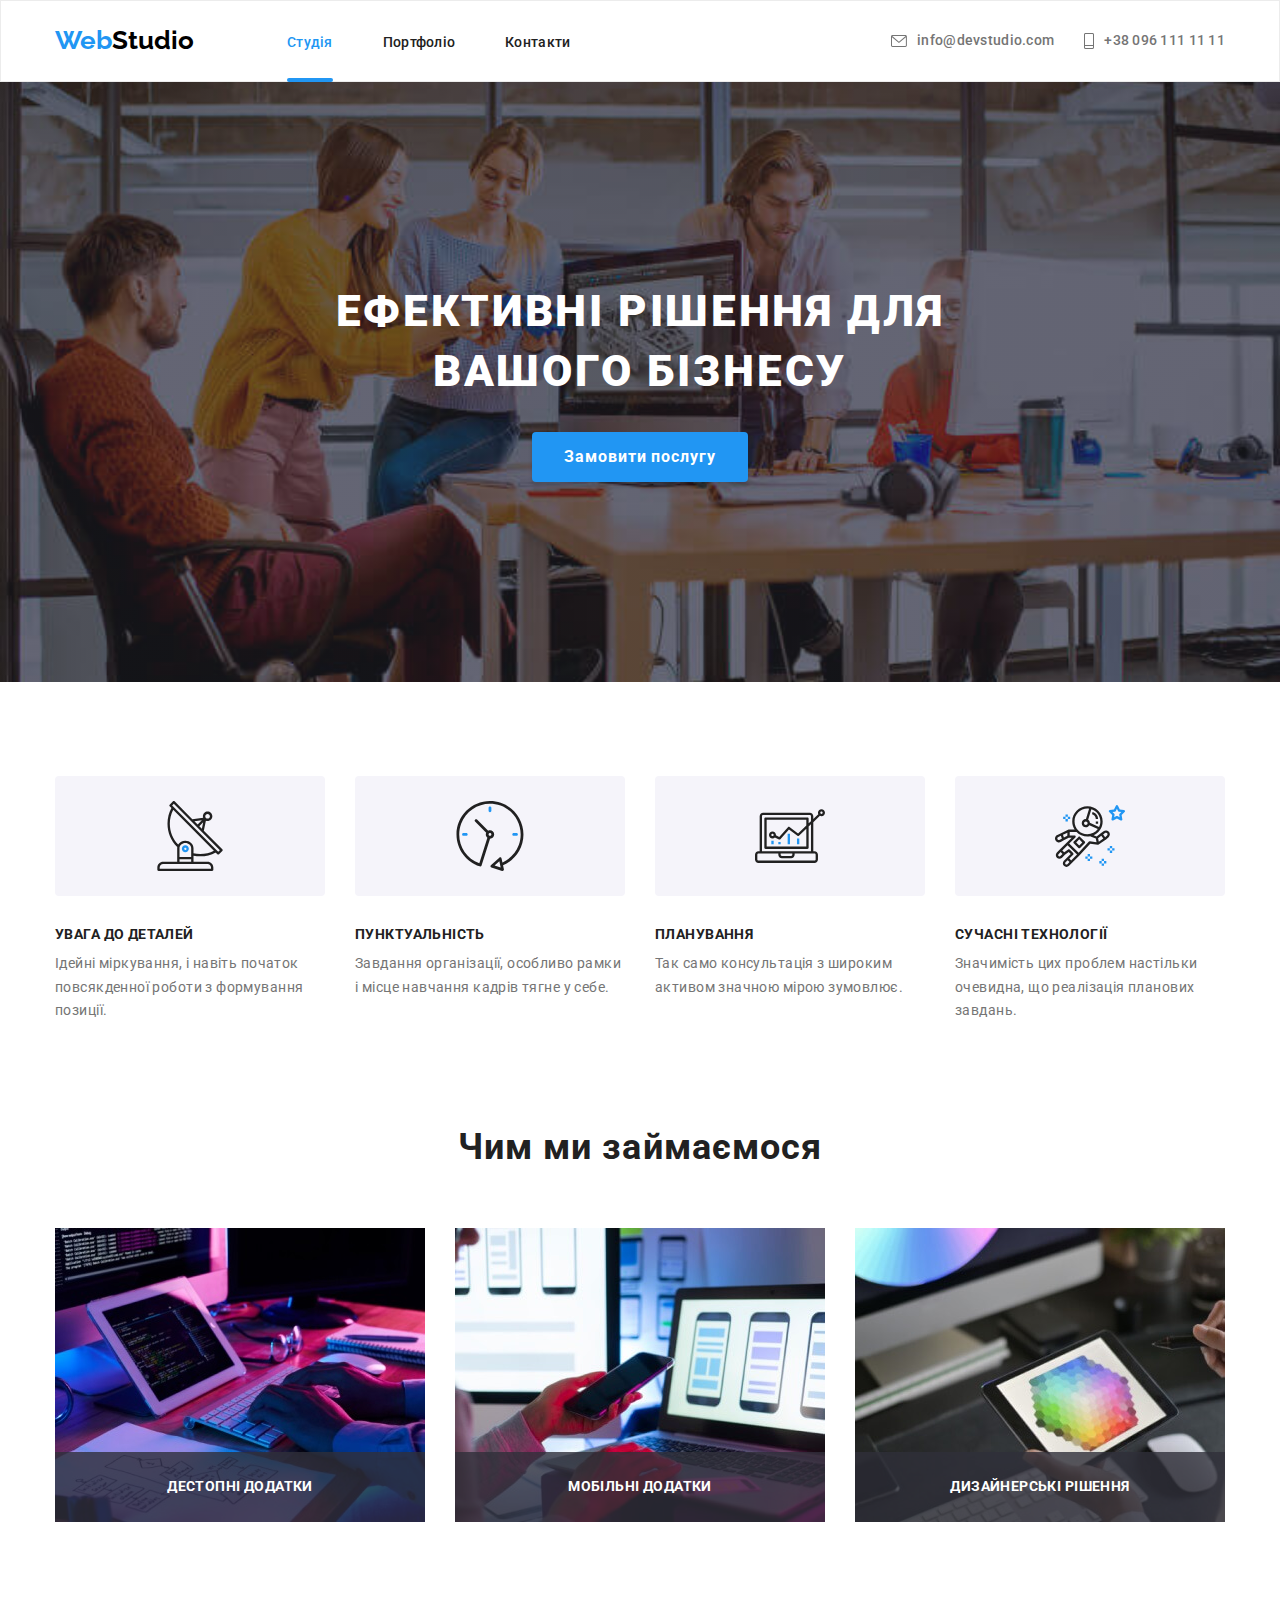
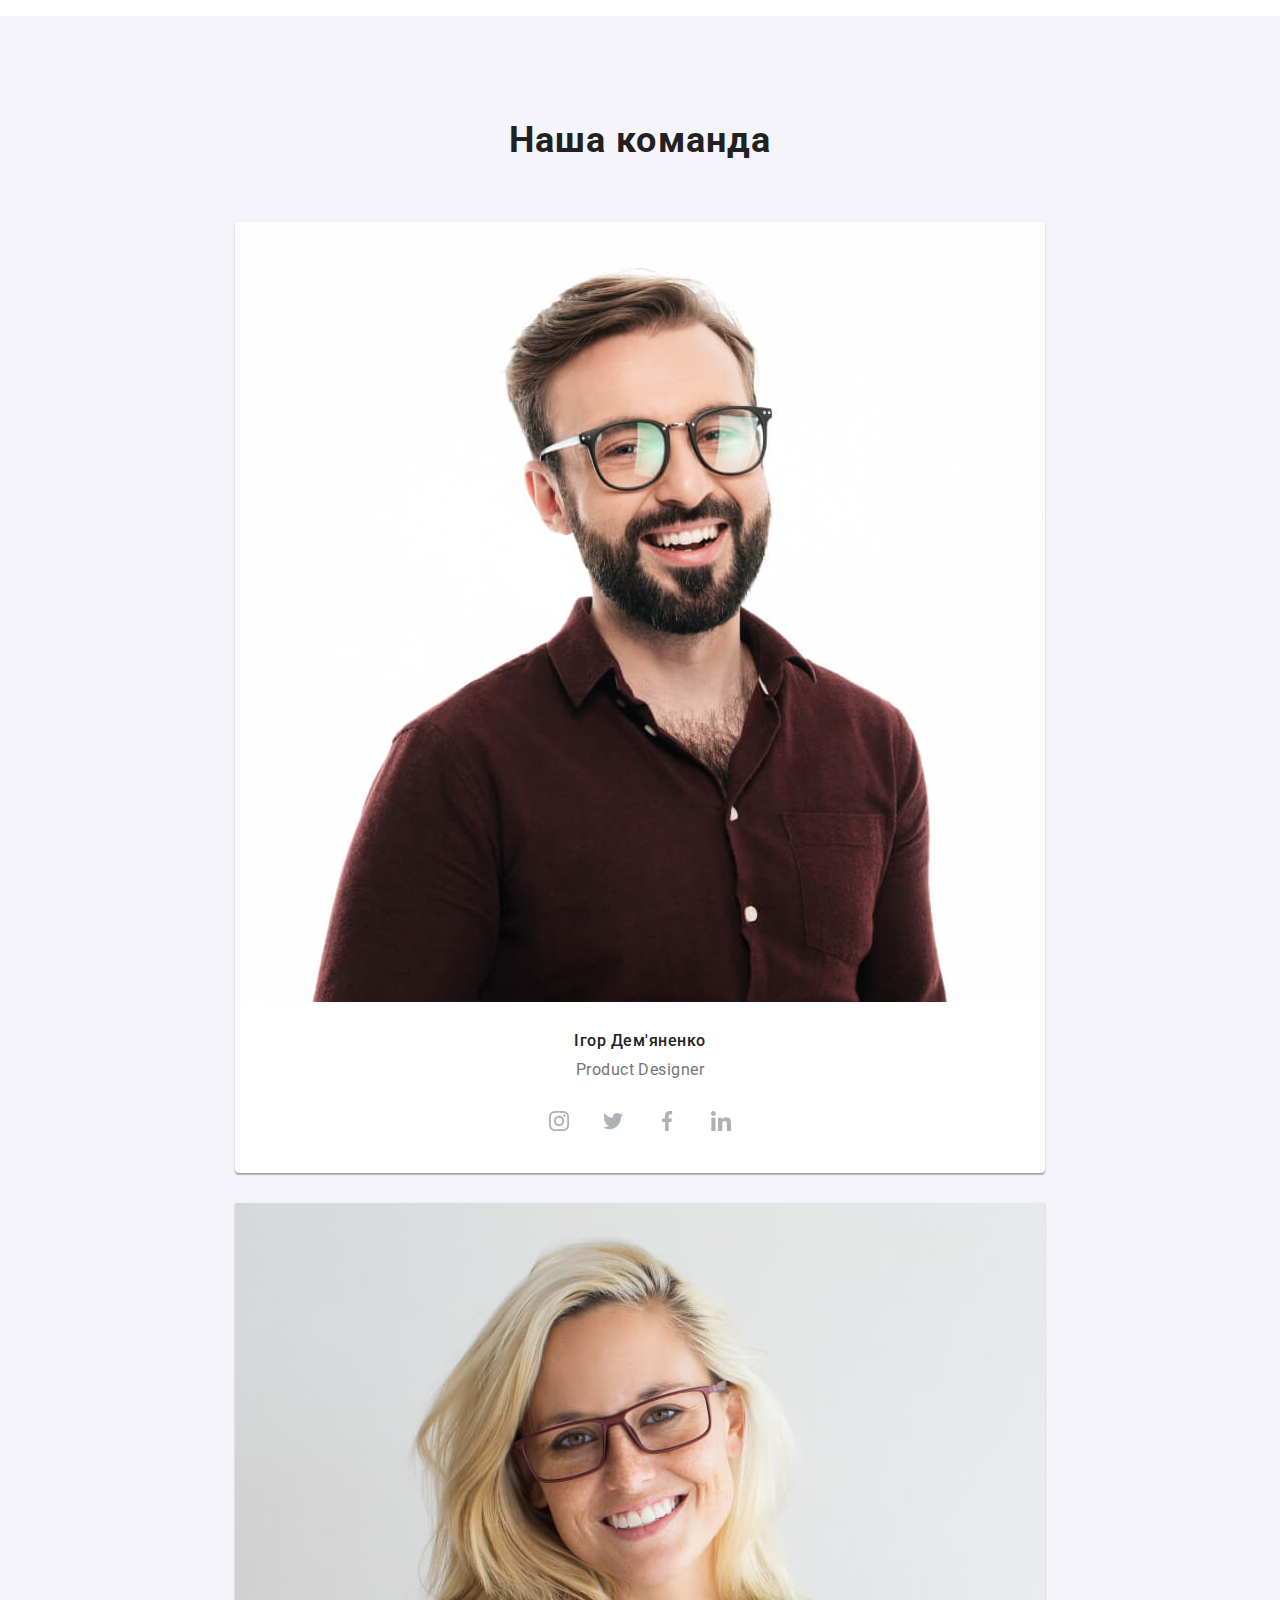
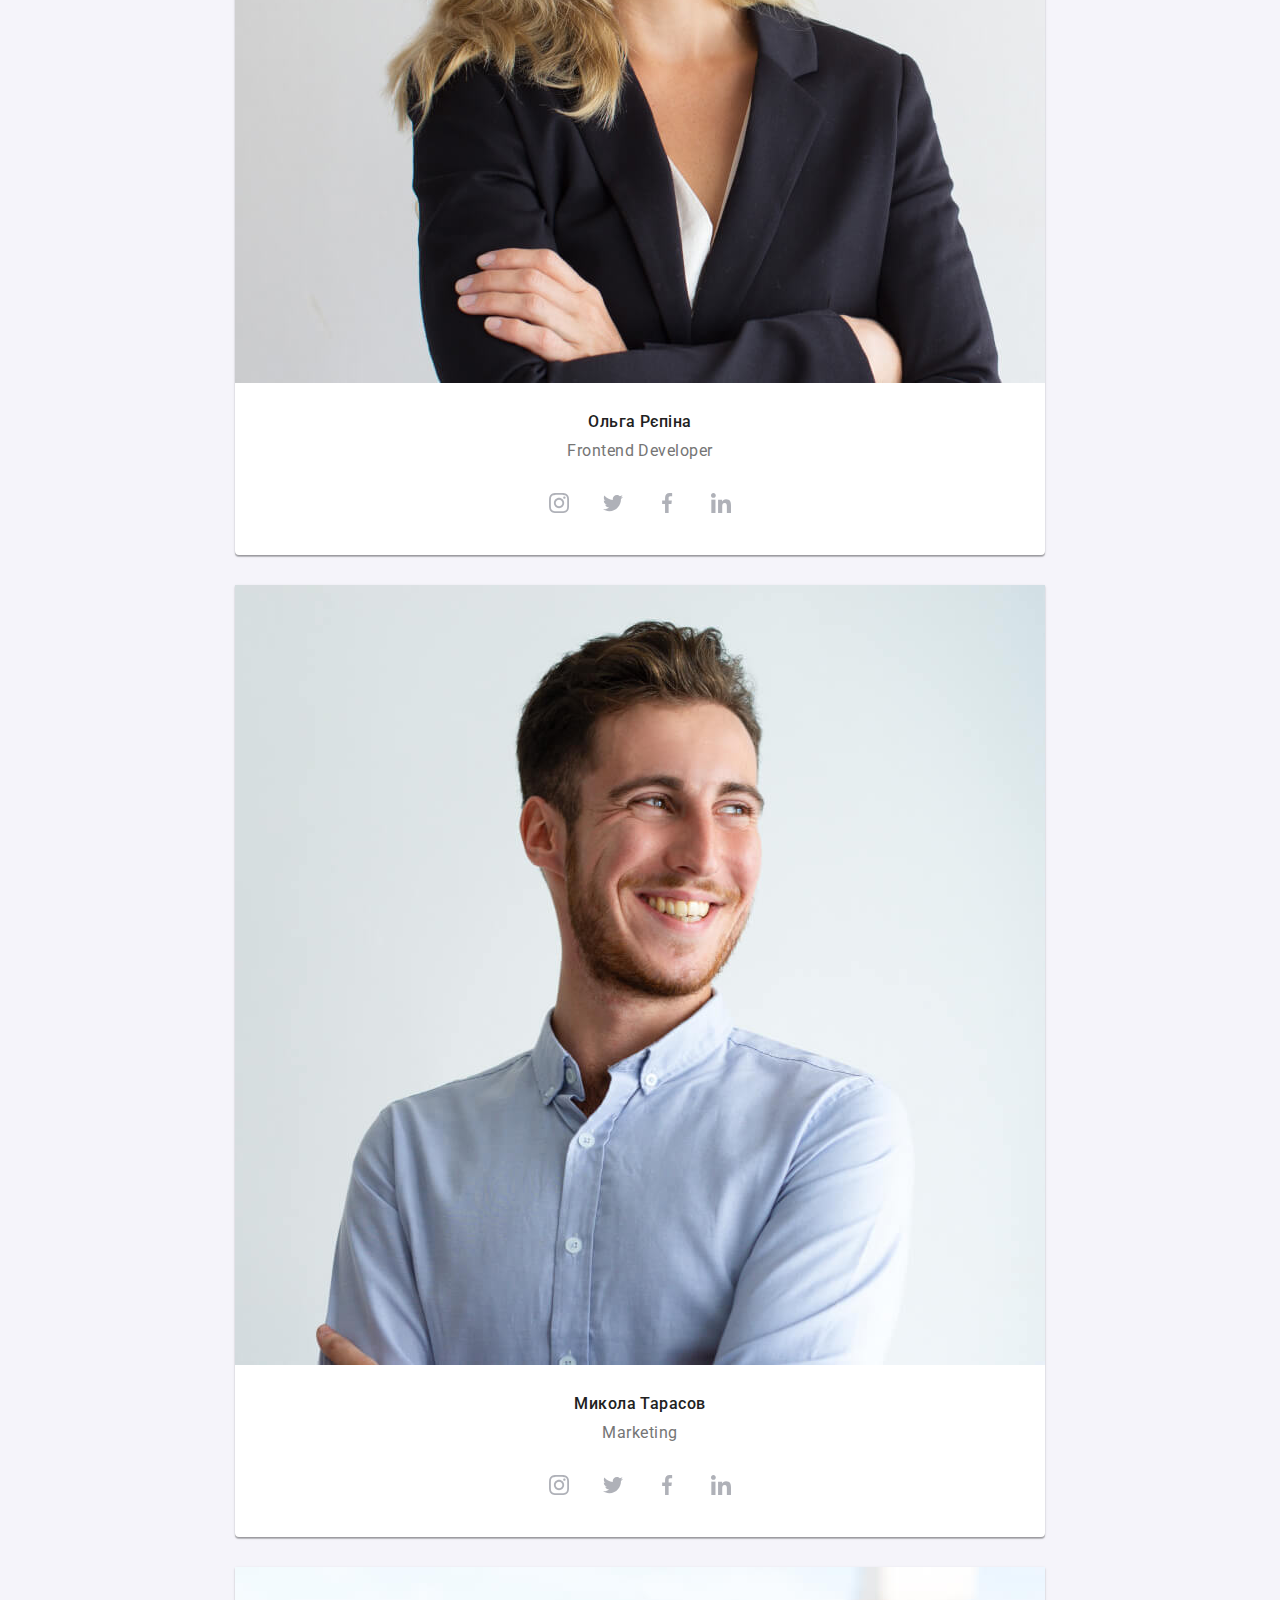
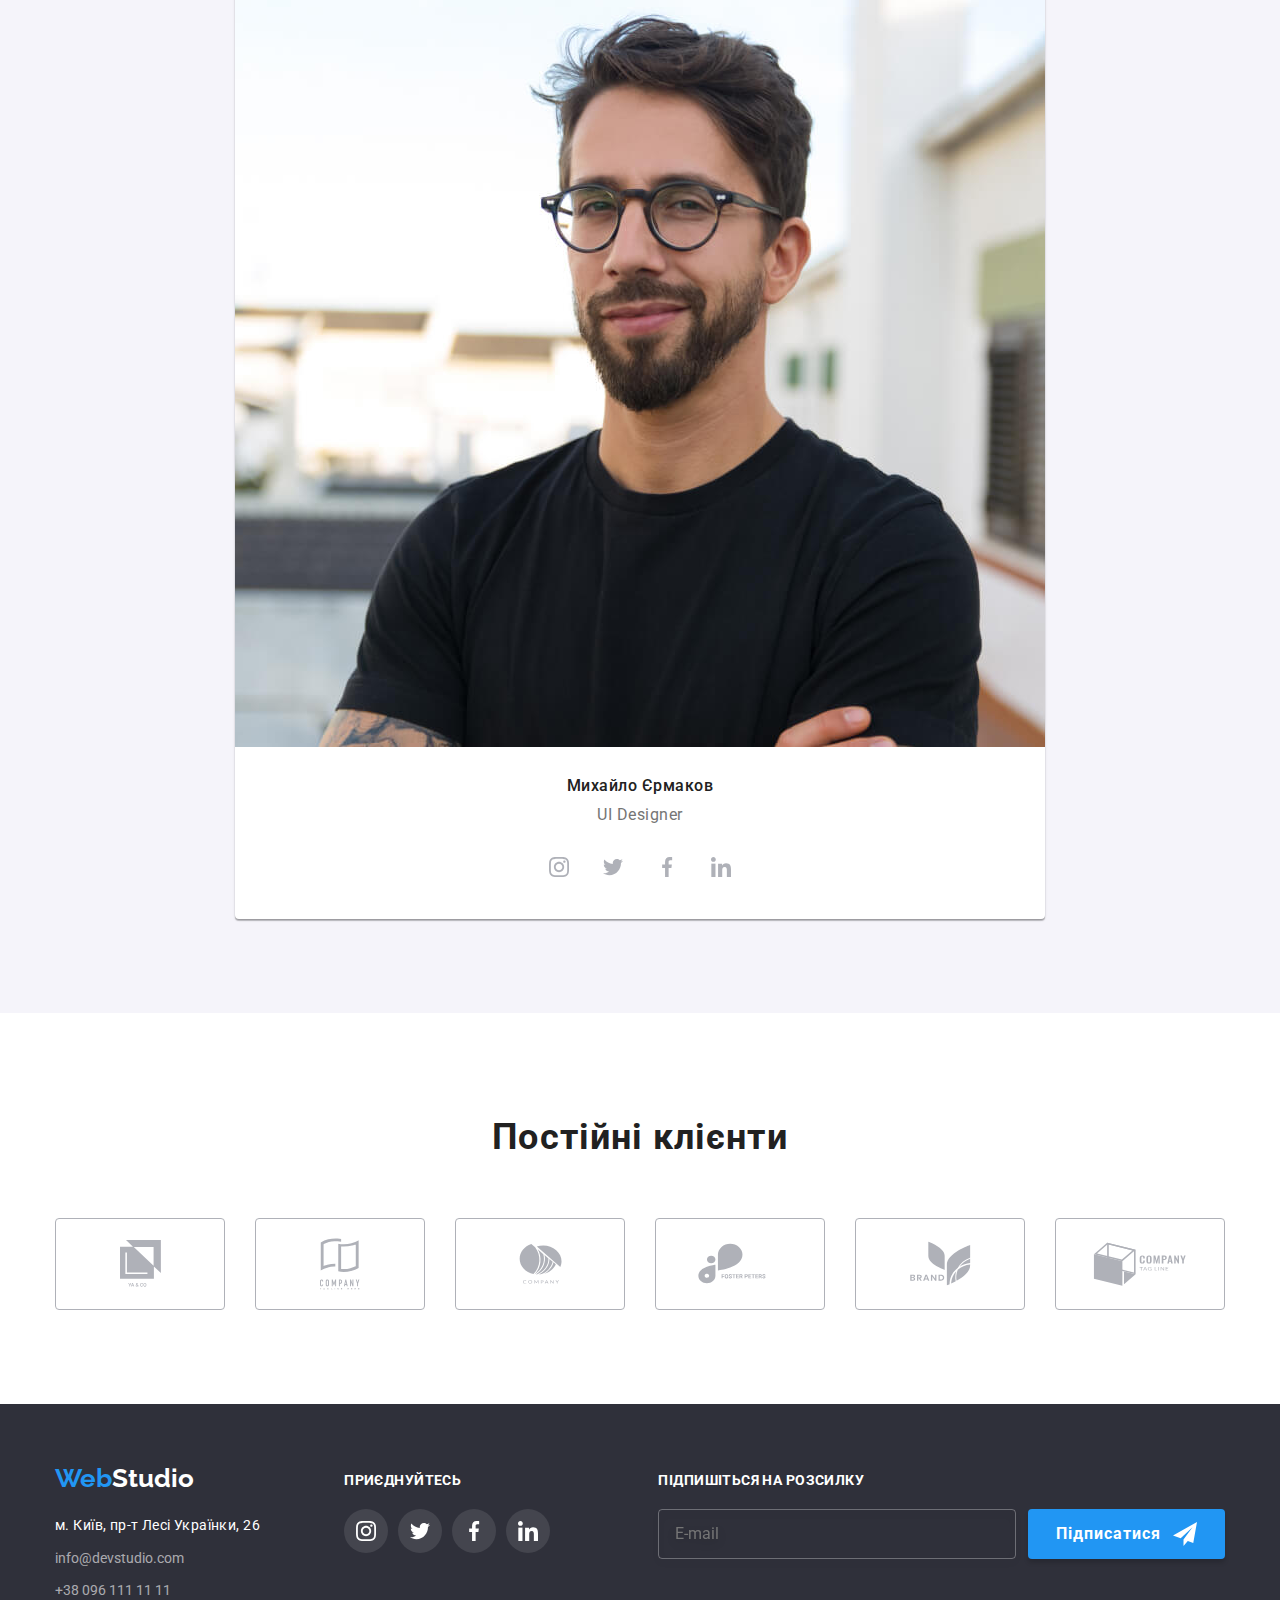
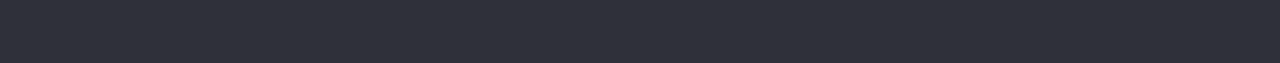
<file: index.html>
<!DOCTYPE html>
<html lang="uk">

<head>
  <meta charset="UTF-8">
  <meta name="viewport" content="width=device-width, initial-scale=1.0">
  <link href="https://fonts.googleapis.com/css2?family=Raleway:wght@700&family=Roboto:wght@400;500;700;900&display=swap"
    rel="stylesheet">
  <link rel="stylesheet" href="./css/main.css">
  <title>Студія</title>
</head>

<body>
  <!--Header-->
  <header>
    <div class="container header__wrapper">
      <nav class="nav">
        <a class="logo" href="./index.html">Web<span class="logo__part">Studio</span></a>

        <button class="btn-menu js-open-menu"><svg width="24" height="16">
            <use href="./images/mobile-menu.svg#icon-menu"></use>
          </svg></button>
        <div class="header-menu js-menu-container">
          <button class="header-menu__close js-close-menu" type="button"><svg width="18.67" height="18.67">
              <use href="./images/vector.svg#icon-vector"></use>
            </svg></button>
          <div class="header-menu__box-content">
            <ul class="header-menu__list-item">
              <li class="header-menu__box-item"><a class="header-menu__item" href="./index.html">Студія</a></li>
              <li class="header-menu__box-item"><a class="header-menu__item" href="./portfolio.html">Портфоліо</a></li>
              <li class="header-menu__box-item"><a class="header-menu__item" href="#">Контакти</a></li>
            </ul>
            <div class="header-menu__contacts-list">
              <ul class="header-menu__contacts">
                <li class="header-menu__contact">
                  <a class="header-menu__contact-tel" href="tel:+380961111111">+38 096 111 11 11</a>
                </li>
                <li>
                  <a class="header-menu__contact-email" href="mailto:info@devstudio.com">info@devstudio.com</a>
                </li>
              </ul>
              <ul class="header-menu__social">
                <li>
                  <a class="header-menu__social-item menu__social-item" href="#">Instagram</a>
                </li>
                <li>
                  <a class="header-menu__social-item menu__social-item" href="#">Twitter</a>
                </li>
                <li>
                  <a class="header-menu__social-item menu__social-item" href="#">Facebook</a>
                </li>
                <li>
                  <a class="header-menu__social-item" href="#">LinkedIn</a>
                </li>
              </ul>
            </div>

          </div>
        </div>


        <ul class="nav-list">
          <li><a class="nav-list__link nav-list__link--current" href="./index.html">Студія</a></li>
          <li><a class="nav-list__link" href="./portfolio.html">Портфоліо</a></li>
          <li><a class="nav-list__link" href="#">Контакти</a></li>
        </ul>
      </nav>
      <ul class="contacts-list">
        <li>
          <a class="contacts-list__link" href="mailto:info@devstudio.com"><svg class="contacts-list__icon" width="16"
              height="12">
              <use href="./images/icons.svg/cont.svg#icon-mail"></use>
            </svg>info@devstudio.com</a>
        </li>
        <li>
          <a class="contacts-list__link contacts-list__link--offset" href="tel:+380961111111"><svg
              class="contacts-list__icon" width="10" height="16">
              <use href="./images/icons.svg/cont.svg#icon-phone"></use>
            </svg>+38 096 111 11 11</a>
        </li>
      </ul>
    </div>
  </header>

  <!--Main content-->

  <main>
    <section class="hero-content">
      <div class="container hero__container">
        <h1 class="hero-title">ЕФЕКТИВНІ РІШЕННЯ ДЛЯ ВАШОГО БІЗНЕСУ</h1>
        <button class="hero-btn" data-modal-open>Замовити послугу</button>
        <div class="backdrop is-hidden" data-modal>
          <div class="modal">
            <button data-modal-close class="modal__close" type="button"><svg width="16" height="12">
                <use href="./images/vector.svg#icon-vector"></use>
              </svg></button>

            <h2 class="modal__title">Залиште свої дані, ми вам передзвонимо</h2>
            <form action="#">
              <div class="user-card">
                <label for="username" class="user-card--info">Ім'я</label>
                <div class="input">
                  <input class="input__box" type="text" id="username">
                  <svg width="18" height="18">
                    <use href="./images/modal-icons.svg#icon-person"></use>
                  </svg>
                </div>
                <label for="phone-nomber" class="user-card--info">Телефон</label>
                <div class="input">
                  <input class="input__box" type="tel" id="phone-nomber">
                  <svg width="18" height="18">
                    <use href="./images/modal-icons.svg#icon-phone"></use>
                  </svg>
                </div>
                <label for="user-email" class="user-card--info">Пошта</label>
                <div class="input">
                  <input class="input__box" type="email" id="user-email">
                  <svg width="18" height="18">
                    <use href="./images/modal-icons.svg#icon-email"></use>
                  </svg>
                </div>

                <label for="user-text" class="user-card--info">Коментар</label>
                <textarea class="coment" name="user-text" id="user-text" cols="30" rows="10"
                  placeholder="Введіть текст"></textarea>
              </div>
              <div class="checkbox-list">
                <input class="hidden" type="checkbox" name="mail-sent" id="mail-sent">
                <label for="mail-sent" class="checkbox-list__text">Погоджуюся з розсилкою та приймаю </label>
                <a class="checkbox-list__contract" href="#" target="_blank" rel="noopener noreferrer">Умови договору</a>
              </div>
              <div class="modal-brd">
                <button class="modal-btn__sent" type="submit">Відправити</button>
              </div>
            </form>
          </div>
        </div>
      </div>
    </section>

    <section class="section section-content">
      <div class="container">
        <h2 class="hidden">Наші переваги</h2>
        <ul class="features">
          <li class="features__image-item">
            <a class="features__image" href="#" target="_blank">
              <svg width="70" height="70">
                <use href="./images/icons.svg/img.svg#icon-group1"></use>
              </svg>
            </a>
            <h3 class="features__title">УВАГА ДО ДЕТАЛЕЙ</h3>
            <p class="features__text">
              Ідейні міркування, і навіть початок повсякденної роботи з формування позиції.
            </p>
          </li>
          <li class="features__image-item">
            <a class="features__image" href="#" target="_blank">
              <svg width="70" height="70">
                <use href="./images/icons.svg/img.svg#icon-group2"></use>
              </svg>
            </a>
            <h3 class="features__title">ПУНКТУАЛЬНІСТЬ</h3>
            <p class="features__text">
              Завдання організації, особливо рамки і місце навчання кадрів тягне у себе.
            </p>
          </li>
          <li class="features__image-item">
            <a class="features__image" href="#" target="_blank">
              <svg width="70" height="70">
                <use href="./images/icons.svg/img.svg#icon-group3"></use>
              </svg>
            </a>
            <h3 class="features__title">ПЛАНУВАННЯ</h3>
            <p class="features__text">
              Так само консультація з широким активом значною мірою зумовлює.
            </p>
          </li>
          <li class="features__image-item">
            <a class="features__image" href="#" target="_blank">
              <svg width="70" height="70">
                <use href="./images/icons.svg/img.svg#icon-group4"></use>
              </svg>
            </a>
            <h3 class="features__title">СУЧАСНІ ТЕХНОЛОГІЇ</h3>
            <p class="features__text">
              Значимість цих проблем настільки очевидна, що реалізація планових завдань.
            </p>
          </li>
        </ul>
      </div>
    </section>
    <section class="section specialty-hidden">
      <div class="container">
        <h2 class="large-header">Чим ми займаємося</h2>
        <ul class="specialty">
          <li class="specialty__list">
            <img class="specialty__img" src="./images/index/img.jpg" alt="Програмування" width="370">
            <p class="specialty__text">ДЕСТОПНІ ДОДАТКИ</p>
          </li>
          <li class="specialty__list">
            <img class="specialty__img" src="./images/index/img2.jpg" alt="Розробка додатків" width="370">
            <p class="specialty__text">МОБІЛЬНІ ДОДАТКИ</p>
          </li>
          <li class="specialty__list">
            <img class="specialty__img" src="./images/index/img3.jpg" alt="Веб-дизайн" width="370">
            <p class="specialty__text">ДИЗАЙНЕРСЬКІ РІШЕННЯ</p>
          </li>
        </ul>
      </div>
    </section>

    <section class="section team">
      <div class="container container-team">
        <h2 class="large-header">Наша команда</h2>
        <ul class="cards-set">
          <li class="cards-set__card">
            <div class="team-card">
              <picture>
                <source srcset="./images/index/photo1-mobile.jpg 1x, ./images/index/photo1-mobile@2x.jpg 2x"
                  media="(max-width: 767px)" />
                <source srcset="./images/index/photo1-tablet.jpg 1x, ./images/index/photo1-tablet@2x.jpg 2x"
                  media="(max-width:1199px)" />
                <source srcset="./images/index/photo1.jpg 1x, ./images/index/photo1@2x.jpg 2x"
                  media="(min-width: 1200px)" />
                <img src="./images/index/photo1.jpg" alt="Працівник Игорь">
              </picture>

              <div class="team-card__hero">
                <h3 class="team-card__name">Ігор Дем'яненко</h3>
                <p class="team-card__position">Product Designer</p>
                <ul class="card-icons-social">
                  <li class="card-icons-social__item">
                    <a class="card-icons-social__link" href="#" target="_blank" aria-label="instagram">
                      <svg class="card-icons-social__icon" width="20" height="20">
                        <use href="./images/icons.svg/sprite.svg#icon-instagram"></use>
                      </svg>
                    </a>
                  </li>
                  <li class="card-icons-social__item">
                    <a class="card-icons-social__link" href="#" target="_blank" aria-label="twitter">
                      <svg class="card-icons-social__icon" width="20" height="20">
                        <use href="./images/icons.svg/sprite.svg#icon-twitter"></use>
                      </svg>
                    </a>
                  </li>
                  <li class="card-icons-social__item">
                    <a class="card-icons-social__link" href="#" target="_blank" aria-label="facebook">
                      <svg class="card-icons-social__icon" width="20" height="20">
                        <use href="./images/icons.svg/sprite.svg#icon-facebook"></use>
                      </svg>
                    </a>
                  </li>
                  <li class="card-icons-social__item">
                    <a class="card-icons-social__link" href="#" target="_blank" aria-label="linkedin">
                      <svg class="card-icons-social__icon" width="20" height="20">
                        <use href="./images/icons.svg/sprite.svg#icon-linkedin"></use>
                      </svg>
                    </a>
                  </li>
                </ul>
              </div>
            </div>

          </li>
          <li class="cards-set__card">
            <div class="team-card">
              <picture>
                <source srcset="./images/index/photo2-tablet.jpg 1x, ./images/index/photo2-tablet@2x.jpg 2x"
                  media="(max-width: 767px)" />
                <source srcset="./images/index/photo2-mobile.jpg 1x, ./images/index/photo2-mobile@2x.jpg 2x"
                  media="(max-width:1199px)" />
                <source srcset="./images/index/photo2.jpg 1x, ./images/index/photo2@2x.jpg 2x"
                  media="(min-width: 1200px)" />
                <img src="./images/index/photo2.jpg" alt="Працівник Ольга">
              </picture>
              <div class="team-card__hero">
                <h3 class="team-card__name">Ольга Рєпіна</h3>
                <p class="team-card__position">Frontend Developer</p>
                <ul class="card-icons-social">
                  <li class="card-icons-social__item">
                    <a class="card-icons-social__link" href="#" target="_blank" aria-label="instagram">
                      <svg class="card-icons-social__icon" width="20" height="20">
                        <use href="./images/icons.svg/sprite.svg#icon-instagram"></use>
                      </svg>
                    </a>
                  </li>
                  <li class="card-icons-social__item">
                    <a class="card-icons-social__link" href="#" target="_blank" aria-label="twitter">
                      <svg class="card-icons-social__icon" width="20" height="20">
                        <use href="./images/icons.svg/sprite.svg#icon-twitter"></use>
                      </svg>
                    </a>
                  </li>
                  <li class="card-icons-social__item">
                    <a class="card-icons-social__link" href="#" target="_blank" aria-label="facebook">
                      <svg class="card-icons-social__icon" width="20" height="20">
                        <use href="./images/icons.svg/sprite.svg#icon-facebook"></use>
                      </svg>
                    </a>
                  </li>
                  <li class="card-icons-social__item">
                    <a class="card-icons-social__link" href="#" target="_blank" aria-label="linkedin">
                      <svg class="card-icons-social__icon" width="20" height="20">
                        <use href="./images/icons.svg/sprite.svg#icon-linkedin"></use>
                      </svg>
                    </a>
                  </li>
                </ul>
              </div>

            </div>
          </li>
          <li class="cards-set__card">
            <div class="team-card">
              <picture>
                <source srcset="./images/index/photo3-mobile.jpg 1x, ./images/index/photo3-mobile@2x.jpg 2x"
                  media="(max-width: 767px)" />
                <source srcset="./images/index/photo3-tablet.jpg 1x, ./images/index/photo3-tablet@2x.jpg 2x"
                  media="(max-width:1199px)" />
                <source srcset="./images/index/photo3.jpg 1x, ./images/index/photo3@2x.jpg 2x"
                  media="(min-width: 1200px)" />
                <img src="./images/index/photo3.jpg" alt="Працівник Николай">
              </picture>

              <div class="team-card__hero">
                <h3 class="team-card__name">Микола Тарасов</h3>
                <p class="team-card__position">Marketing</p>
                <ul class="card-icons-social">
                  <li class="card-icons-social__item">
                    <a class="card-icons-social__link" href="#" target="_blank" aria-label="instagram">
                      <svg class="card-icons-social__icon" width="20" height="20">
                        <use href="./images/icons.svg/sprite.svg#icon-instagram"></use>
                      </svg>
                    </a>
                  </li>
                  <li class="card-icons-social__item">
                    <a class="card-icons-social__link" href="#" target="_blank" aria-label="twitter">
                      <svg class="card-icons-social__icon" width="20" height="20">
                        <use href="./images/icons.svg/sprite.svg#icon-twitter"></use>
                      </svg>
                    </a>
                  </li>
                  <li class="card-icons-social__item">
                    <a class="card-icons-social__link" href="#" target="_blank" aria-label="facebook">
                      <svg class="card-icons-social__icon" width="20" height="20">
                        <use href="./images/icons.svg/sprite.svg#icon-facebook"></use>
                      </svg>
                    </a>
                  </li>
                  <li class="card-icons-social__item">
                    <a class="card-icons-social__link" href="#" target="_blank" aria-label="linkedin">
                      <svg class="card-icons-social__icon" width="20" height="20">
                        <use href="./images/icons.svg/sprite.svg#icon-linkedin"></use>
                      </svg>
                    </a>
                  </li>
                </ul>
              </div>

            </div>
          </li>
          <li class="cards-set__card">
            <div class="team-card">
              <picture>
                <source srcset="./images/index/photo4-mobile.jpg 1x, ./images/index/photo4-mobile@2x.jpg 2x"
                  media="(max-width: 767px)" />
                <source srcset="./images/index/photo4-tablet.jpg 1x, ./images/index/photo4-tablet@2x.jpg 2x"
                  media="(max-width:1199px)" />
                <source srcset="./images/index/photo4.jpg 1x, ./images/index/photo4@2x.jpg 2x"
                  media="(min-width: 1200px)" />
                <img src="./images/index/photo4.jpg" alt="Працівник Михаил">
              </picture>

              <div class="team-card__hero">
                <h3 class="team-card__name">Михайло Єрмаков</h3>
                <p class="team-card__position">UI Designer</p>
                <ul class="card-icons-social">
                  <li class="card-icons-social__item">
                    <a class="card-icons-social__link" href="#" target="_blank" aria-label="instagram">
                      <svg class="card-icons-social__icon" width="20" height="20">
                        <use href="./images/icons.svg/sprite.svg#icon-instagram"></use>
                      </svg>
                    </a>
                  </li>
                  <li class="card-icons-social__item">
                    <a class="card-icons-social__link" href="#" target="_blank" aria-label="twitter">
                      <svg class="card-icons-social__icon" width="20" height="20">
                        <use href="./images/icons.svg/sprite.svg#icon-twitter"></use>
                      </svg>
                    </a>
                  </li>
                  <li class="card-icons-social__item">
                    <a class="card-icons-social__link" href="#" target="_blank" aria-label="facebook">
                      <svg class="card-icons-social__icon" width="20" height="20">
                        <use href="./images/icons.svg/sprite.svg#icon-facebook"></use>
                      </svg>
                    </a>
                  </li>
                  <li class="card-icons-social__item">
                    <a class="card-icons-social__link" href="#" target="_blank" aria-label="linkedin">
                      <svg class="card-icons-social__icon" width="20" height="20">
                        <use href="./images/icons.svg/sprite.svg#icon-linkedin"></use>
                      </svg>
                    </a>
                  </li>
                </ul>
              </div>
            </div>
          </li>
        </ul>
      </div>
    </section>
    <section class="section">
      <div class="container">
        <h2 class="large-header">
          Постійні клієнти
        </h2>
        <ul class="regular-customers">
          <li>
            <a href="#" class="regular-customers__client-link" target="_blank" rel="noopener norefferer">
              <svg class="regular-customers__icon-group" width="41" height="47">
                <use xlink:href="./images/icons.svg/company/company-defs.svg#icon-group1"></use>
              </svg>
            </a>
          </li>
          <li>
            <a href="#" class="regular-customers__client-link" target="_blank" rel="noopener norefferer">
              <svg class="regular-customers__icon-group" width="40" height="52">
                <use xlink:href="./images/icons.svg/company/company-defs.svg#icon-group2"></use>
              </svg>
            </a>
          </li>
          <li>
            <a href="#" class="regular-customers__client-link" target="_blank" rel="noopener norefferer">
              <svg class="regular-customers__icon-group" width="43" height="41">
                <use xlink:href="./images/icons.svg/company/company-defs.svg#icon-group3"></use>
              </svg>
            </a>
          </li>
          <li>
            <a href="#" class="regular-customers__client-link" target="_blank" rel="noopener norefferer">
              <svg class="regular-customers__icon-group" width="84" height="41">
                <use xlink:href="./images/icons.svg/company/company-defs.svg#icon-group4"></use>
              </svg>
            </a>
          </li>
          <li>
            <a href="#" class="regular-customers__client-link" target="_blank" rel="noopener norefferer">
              <svg class="regular-customers__icon-group" width="63" height="45">
                <use xlink:href="./images/icons.svg/company/company-defs.svg#icon-group5"></use>
              </svg>
            </a>
          </li>
          <li>
            <a href="#" class="regular-customers__client-link" target="_blank" rel="noopener norefferer">
              <svg class="regular-customers__icon-group" width="94" height="44">
                <use xlink:href="./images/icons.svg/company/company-defs.svg#icon-group6"></use>
              </svg>
            </a>
          </li>
        </ul>
      </div>
    </section>


  </main>
  <footer class="footer">
    <div class="container footer-social">
      <div class="footer__list-contacts">
        <a class="logo" href="./index.html">Web<span class="logo__footer-part">Studio</span></a>
        <address class="footer__address">
          <a class="footer__item" href="https://goo.gl/maps/DmpzDfKuA3Ak4CY98" target="_blank"
            rel="noopener noreferrer">м.
            Київ, пр-т Лесі
            Українки, 26
          </a>
          <a class="footer__contacts" href="mailto:info@devstudio.com">info@devstudio.com</a>
          <a class="footer__contacts" href="tel:+380961111111">+38 096 111 11 11</a>
        </address>
      </div>
      <div class="footer__social">
        <h3 class="footer__title">приєднуйтесь</h3>
        <ul class="footer__icons-social">
          <li>
            <a class="footer__social-link" href="#" target="_blank" aria-label="instagram">
              <svg width="20" height="20">
                <use href="./images/icons.svg/sprite.svg#icon-instagram"></use>
              </svg>
            </a>
          </li>
          <li>
            <a class="footer__social-link" href="#" target="_blank" aria-label="twitter">
              <svg width="20" height="20">
                <use href="./images/icons.svg/sprite.svg#icon-twitter"></use>
              </svg>
            </a>
          </li>
          <li>
            <a class="footer__social-link" href="#" target="_blank" aria-label="facebook">
              <svg width="20" height="20">
                <use href="./images/icons.svg/sprite.svg#icon-facebook"></use>
              </svg>
            </a>
          </li>
          <li>
            <a class="footer__social-link" href="#" target="_blank" aria-label="linkedin">
              <svg width="20" height="20">
                <use href="./images/icons.svg/sprite.svg#icon-linkedin"></use>
              </svg>
            </a>
          </li>
        </ul>
      </div>

      <div class="footer__subscription-block">
        <h3 class="footer__title">
          ПІДПИШІТЬСЯ НА РОЗСИЛКУ
        </h3>
        <div class="footer__input-box">
          <input class="footer__input" type="email" placeholder="E-mail" required>
          <button class="footer__btn" type="submit">Підписатися <svg class="footer__icon" width="24" height="24">
              <use href="./images/modal-icons.svg#icon-telegram"></use>
            </svg></button>

        </div>
      </div>
    </div>
  </footer>
  <script src="./js/mobile-menu.js"></script>
  <script src="./js/modal.js"></script>
</body>

</html>
</file>
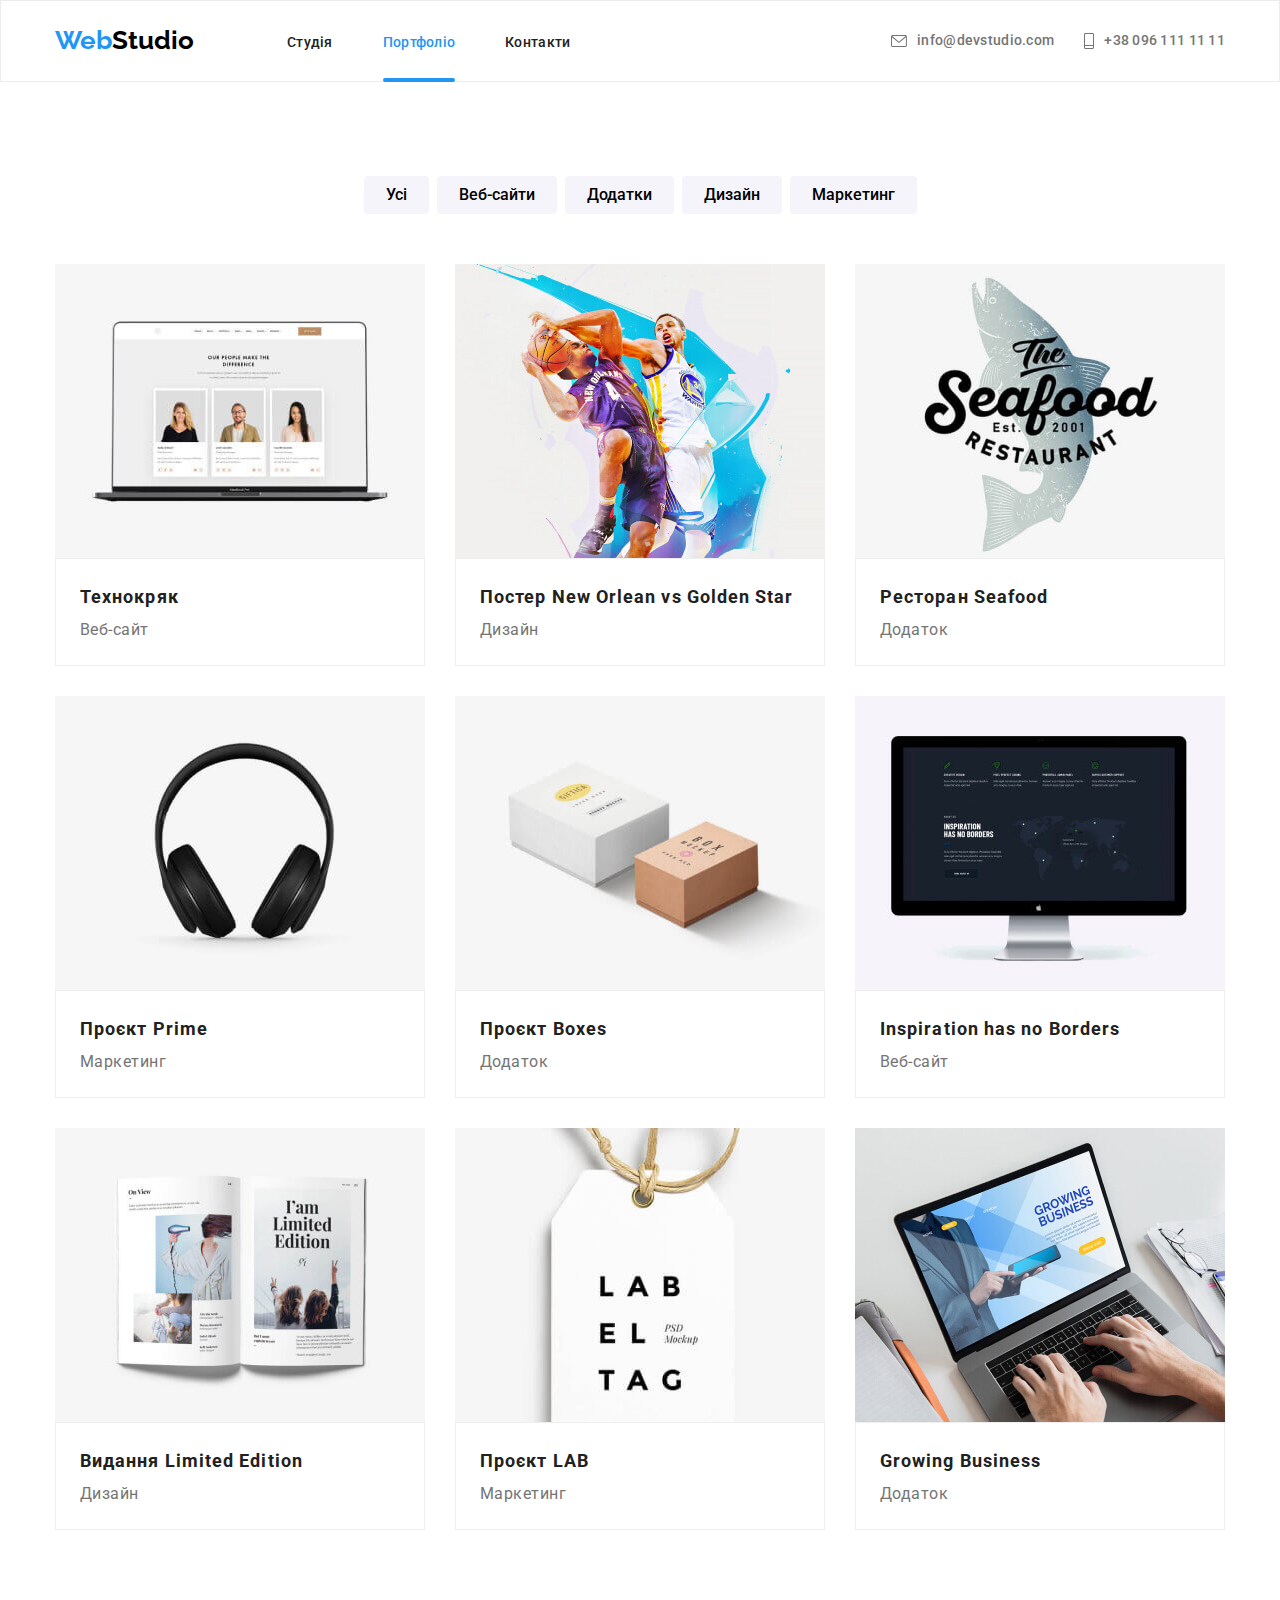
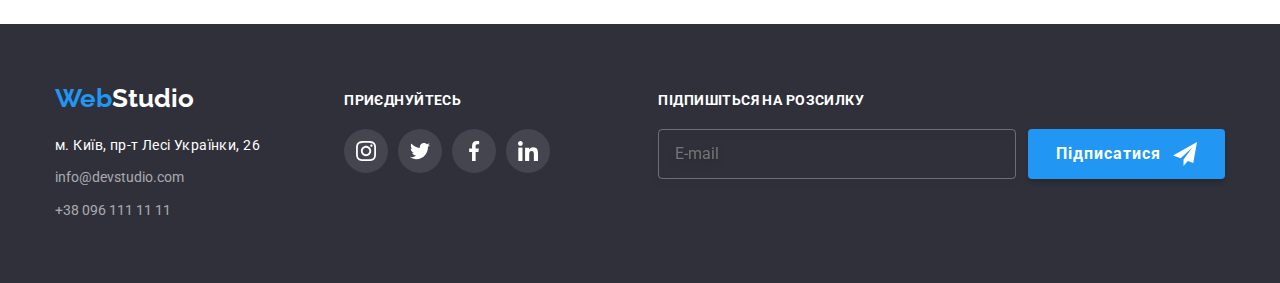
<file: portfolio.html>
<!DOCTYPE html>
<html lang="uk">

<head>
    <meta charset="UTF-8">
    <meta http-equiv="X-UA-Compatible" content="IE=edge">
    <meta name="viewport" content="width=device-width, initial-scale=1.0">
    <link
        href="https://fonts.googleapis.com/css2?family=Raleway:wght@700&family=Roboto:wght@400;500;700;900&display=swap"
        rel="stylesheet">
    <link rel="stylesheet" href="./css/main.css">
    <title>Portfolio</title>
</head>

<body>
    <header>
        <div class="container header__wrapper">
            <nav class="nav">
                <a class="logo" href="./index.html">Web<span class="logo__part">Studio</span></a>

                <button class="btn-menu js-open-menu"><svg width="24" height="16">
                        <use href="./images/mobile-menu.svg#icon-menu"></use>
                    </svg></button>
                <div class="header-menu js-menu-container">
                    <button class="header-menu__close js-close-menu" type="button"><svg width="18.67" height="18.67">
                            <use href="./images/vector.svg#icon-vector"></use>
                        </svg></button>
                    <div class="header-menu__box-content">
                        <ul class="header-menu__list-item">
                            <li class="header-menu__box-item"><a class="header-menu__item"
                                    href="./index.html">Студія</a>
                            </li>
                            <li class="header-menu__box-item"><a class="header-menu__item"
                                    href="./portfolio.html">Портфоліо</a></li>
                            <li class="header-menu__box-item"><a class="header-menu__item" href="#">Контакти</a></li>
                        </ul>
                        <div class="header-menu__contacts-list">
                            <ul class="header-menu__contacts">
                                <li class="header-menu__contact">
                                    <a class="header-menu__contact-tel" href="tel:+380961111111">+38 096 111 11 11</a>
                                </li>
                                <li>
                                    <a class="header-menu__contact-email"
                                        href="mailto:info@devstudio.com">info@devstudio.com</a>
                                </li>
                            </ul>
                            <ul class="header-menu__social">
                                <li>
                                    <a class="header-menu__social-item menu__social-item" href="#">Instagram</a>
                                </li>
                                <li>
                                    <a class="header-menu__social-item menu__social-item" href="#">Twitter</a>
                                </li>
                                <li>
                                    <a class="header-menu__social-item menu__social-item" href="#">Facebook</a>
                                </li>
                                <li>
                                    <a class="header-menu__social-item" href="#">LinkedIn</a>
                                </li>
                            </ul>
                        </div>

                    </div>
                </div>


                <ul class="nav-list">
                    <li><a class="nav-list__link" href="./index.html">Студія</a></li>
                    <li><a class="nav-list__link nav-list__link--current" href="./portfolio.html">Портфоліо</a></li>
                    <li><a class="nav-list__link" href="#">Контакти</a></li>
                </ul>
            </nav>
            <ul class="contacts-list">
                <li>
                    <a class="contacts-list__link" href="mailto:info@devstudio.com"><svg class="contacts-list__icon"
                            width="16" height="12">
                            <use href="./images/icons.svg/cont.svg#icon-mail"></use>
                        </svg>info@devstudio.com</a>
                </li>
                <li>
                    <a class="contacts-list__link contacts-list__link--offset" href="tel:+380961111111"><svg
                            class="contacts-list__icon" width="10" height="16">
                            <use href="./images/icons.svg/cont.svg#icon-phone"></use>
                        </svg>+38 096 111 11 11</a>
                </li>
            </ul>
        </div>
    </header>

    <main class="main">
        <!-- <h1>Портфолио</h1> -->
        <section class="section">

            <div class="container portfolio-filter-page">
                <div>
                    <ul class="filter-list">
                        <li class="filter-list filter-list__filter-item"><button class="filter-list__filter-btn"
                                type="button">Усі</button>
                        </li>
                        <li class="filter-list filter-list__filter-item"><button class="filter-list__filter-btn"
                                type="button">Веб-сайти</button></li>
                        <li class="filter-list filter-list__filter-item"><button class="filter-list__filter-btn"
                                type="button">Додатки</button></li>
                        <li class="filter-list filter-list__filter-item"><button class="filter-list__filter-btn"
                                type="button">Дизайн</button></li>
                        <li class="filter-list filter-list__filter-item"><button class="filter-list__filter-btn"
                                type="button">Маркетинг</button></li>
                    </ul>
                </div>
                <div>
                    <ul class="portfolio-list">
                        <li class="portfolio-list portfolio-list__item">
                            <a class="portfolio-list__link" href="#">
                                <div class="portfolio-list__image-wrapper">
                                    <picture>
                                        <source
                                            srcset="./images/portfolio/mobile/mobile-img(0)@1x.jpg 1x, ./images/portfolio/mobile/mobile-img(0)@2x.jpg 2x"
                                            media="(max-width: 767px)" />
                                        <source
                                            srcset="./images/portfolio/tablet/tablet-img(0)@1x.jpg 1x, ./images/portfolio/tablet/tablet-img(0)@2x.jpg 2x"
                                            media="(max-width:1199px)" />
                                        <source
                                            srcset="./images/portfolio/img(0).jpg 1x, ./images/portfolio/img(0)@2x.jpg 2x"
                                            media="(min-width: 1200px)" />
                                        <img class="portfolio-list__image" src="./images/portfolio/img(0).jpg"
                                            alt="Постер New Orlean vs Golden Star">
                                    </picture>

                                    <div class="portfolio-image">
                                        <p class="portfolio-list__text">
                                            Ресурс пропонує комплексні пропозиції з різним рівнем функціоналу та
                                            сервісів.
                                            Все
                                            це
                                            дозволить відвідувачу отримати
                                            вичерпні відомості про компанію чи приватну особу.
                                        </p>
                                    </div>
                                </div>

                                <div class="portfolio-list__filling">
                                    <h2 class="portfolio-list__name-services">Технокряк</h2>
                                    <p class="portfolio-list__services">Веб-сайт</p>
                                </div>
                            </a>
                        </li>
                        <li class="portfolio-list portfolio-list__item">
                            <a class="portfolio-list__link" href="#">
                                <div class="portfolio-list__image-wrapper">
                                    <picture>
                                        <source
                                            srcset="./images/portfolio/mobile/mobile-img(1)@1x.jpg 1x, ./images/portfolio/mobile/mobile-img(1)@2x.jpg 2x"
                                            media="(max-width: 767px)" />
                                        <source
                                            srcset="./images/portfolio/tablet/tablet-img(1)@1x.jpg 1x, ./images/portfolio/tablet/tablet-img(1)@2x.jpg 2x"
                                            media="(max-width:1199px)" />
                                        <source
                                            srcset="./images/portfolio/img(1).jpg 1x, ./images/portfolio/img(1)@2x.jpg 2x"
                                            media="(min-width: 1200px)" />
                                        <img class="portfolio-list__image" src="./images/portfolio/img(1).jpg"
                                            alt="Постер New Orlean vs Golden Star">
                                    </picture>

                                    <div class="portfolio-images">
                                        <p class="portfolio-list__text">
                                            Ресурс пропонує комплексні пропозиції з різним рівнем функціоналу та
                                            сервісів.
                                            Все
                                            це
                                            дозволить відвідувачу отримати
                                            вичерпні відомості про компанію чи приватну особу.
                                        </p>
                                    </div>
                                </div>
                                <div class="portfolio-list__filling">
                                    <h2 class="portfolio-list__name-services">Постер New Orlean vs Golden Star</h2>
                                    <p class="portfolio-list__services">Дизайн</p>
                                </div>
                            </a>
                        </li>
                        <li class="portfolio-list portfolio-list__item">
                            <a class="portfolio-list__link" href="#">
                                <div class="portfolio-list__image-wrapper">
                                    <picture>
                                        <source
                                            srcset="./images/portfolio/mobile/mobile-img(2)@1x.jpg 1x, ./images/portfolio/mobile/mobile-img(2)@2x.jpg 2x"
                                            media="(max-width: 768px)" />
                                        <source
                                            srcset="./images/portfolio/tablet/tablet-img(2)@1x.jpg 1x, ./images/portfolio/tablet/tablet-img(2)@2x.jpg 2x"
                                            media="(max-width:1199px)" />
                                        <source
                                            srcset="./images/portfolio/img(2).jpg 1x, ./images/portfolio/img(2)@2x.jpg 2x"
                                            media="(min-width: 1200px)" />
                                        <img class="portfolio-list__image" src="./images/portfolio/img(2).jpg"
                                            alt="Постер New Orlean vs Golden Star">
                                    </picture>

                                    <div class="portfolio-images">
                                        <p class="portfolio-list__text">
                                            Ресурс пропонує комплексні пропозиції з різним рівнем функціоналу та
                                            сервісів.
                                            Все
                                            це
                                            дозволить відвідувачу отримати
                                            вичерпні відомості про компанію чи приватну особу.
                                        </p>
                                    </div>
                                </div>
                                <div class="portfolio-list__filling">
                                    <h2 class="portfolio-list__name-services">Ресторан Seafood</h2>
                                    <p class="portfolio-list__services">Додаток</p>
                                </div>
                            </a>
                        </li>
                        <li class="portfolio-list portfolio-list__item">
                            <a class="portfolio-list__link" href="#">
                                <div class="portfolio-list__image-wrapper">
                                    <picture>
                                        <source
                                            srcset="./images/portfolio/mobile/mobile-img(3)@1x.jpg 1x, ./images/portfolio/mobile/mobile-img(3)@2x.jpg 2x"
                                            media="(max-width: 767px)" />
                                        <source
                                            srcset="./images/portfolio/tablet/tablet-img(3)@1x.jpg 1x, ./images/portfolio/tablet/tablet-img(3)@2x.jpg 2x"
                                            media="(max-width:1199px)" />
                                        <source
                                            srcset="./images/portfolio/img(3).jpg 1x, ./images/portfolio/img(3)@2x.jpg 2x"
                                            media="(min-width: 1200px)" />
                                        <img class="portfolio-list__image" src="./images/portfolio/img(3).jpg"
                                            alt="Постер New Orlean vs Golden Star">
                                    </picture>

                                    <div class="portfolio-images">
                                        <p class="portfolio-list__text">
                                            Ресурс пропонує комплексні пропозиції з різним рівнем функціоналу та
                                            сервісів.
                                            Все
                                            це
                                            дозволить відвідувачу отримати
                                            вичерпні відомості про компанію чи приватну особу.
                                        </p>
                                    </div>
                                </div>
                                <div class="portfolio-list__filling">
                                    <h2 class="portfolio-list__name-services">Проєкт Prime</h2>
                                    <p class="portfolio-list__services">Маркетинг</p>
                                </div>
                            </a>
                        </li>
                        <li class="portfolio-list portfolio-list__item">
                            <a class="portfolio-list__link" href="#">
                                <div class="portfolio-list__image-wrapper">
                                    <picture>
                                        <source
                                            srcset="./images/portfolio/mobile/mobile-img(4)@1x.jpg 1x, ./images/portfolio/mobile/mobile-img(4)@2x.jpg 2x"
                                            media="(max-width: 767px)" />
                                        <source
                                            srcset="./images/portfolio/tablet/tablet-img(4)@1x.jpg 1x, ./images/portfolio/tablet/tablet-img(4)@2x.jpg 2x"
                                            media="(max-width:1199px)" />
                                        <source
                                            srcset="./images/portfolio/img(4).jpg 1x, ./images/portfolio/img(4)@2x.jpg 2x"
                                            media="(min-width: 1200px)" />
                                        <img class="portfolio-list__image" src="./images/portfolio/img(4).jpg"
                                            alt="Постер New Orlean vs Golden Star">
                                    </picture>

                                    <div class="portfolio-images">
                                        <p class="portfolio-list__text">
                                            Ресурс пропонує комплексні пропозиції з різним рівнем функціоналу та
                                            сервісів.
                                            Все
                                            це
                                            дозволить відвідувачу отримати
                                            вичерпні відомості про компанію чи приватну особу.
                                        </p>
                                    </div>
                                </div>
                                <div class="portfolio-list__filling">
                                    <h2 class="portfolio-list__name-services">Проєкт Boxes</h2>
                                    <p class="portfolio-list__services">Додаток</p>
                                </div>
                            </a>
                        </li>
                        <li class="portfolio-list portfolio-list__item">
                            <a class="portfolio-list__link" href="#">
                                <div class="portfolio-list__image-wrapper">
                                    <picture>
                                        <source
                                            srcset="./images/portfolio/mobile/mobile-img(5)@1x.jpg 1x, ./images/portfolio/mobile/mobile-img(5)@2x.jpg 2x"
                                            media="(max-width: 767px)" />
                                        <source
                                            srcset="./images/portfolio/tablet/tablet-img(5)@1x.jpg 1x, ./images/portfolio/tablet/tablet-img(5)@2x.jpg 2x"
                                            media="(max-width:1199px)" />
                                        <source
                                            srcset="./images/portfolio/img(5).jpg 1x, ./images/portfolio/img(5)@2x.jpg 2x"
                                            media="(min-width: 1200px)" />
                                        <img class="portfolio-list__image" src="./images/portfolio/img(5).jpg"
                                            alt="Постер New Orlean vs Golden Star">
                                    </picture>

                                    <div class="portfolio-images">
                                        <p class="portfolio-list__text">
                                            Ресурс пропонує комплексні пропозиції з різним рівнем функціоналу та
                                            сервісів.
                                            Все
                                            це
                                            дозволить відвідувачу отримати
                                            вичерпні відомості про компанію чи приватну особу.
                                        </p>
                                    </div>
                                </div>
                                <div class="portfolio-list__filling">
                                    <h2 class="portfolio-list__name-services">Inspiration has no Borders</h2>
                                    <p class="portfolio-list__services">Веб-сайт</p>
                                </div>
                            </a>
                        </li>
                        <li class="portfolio-list portfolio-list__item">
                            <a class="portfolio-list__link" href="#">
                                <div class="portfolio-list__image-wrapper">
                                    <picture>
                                        <source
                                            srcset="./images/portfolio/mobile/mobile-img(6)@1x.jpg 1x, ./images/portfolio/mobile/mobile-img(6)@2x.jpg 2x"
                                            media="(max-width: 767px)" />
                                        <source
                                            srcset="./images/portfolio/tablet/tablet-img(6)@1x.jpg 1x, ./images/portfolio/tablet/tablet-img(6)@2x.jpg 2x"
                                            media="(max-width:1199px)" />
                                        <source
                                            srcset="./images/portfolio/img(6).jpg 1x, ./images/portfolio/img(6)@2x.jpg 2x"
                                            media="(min-width: 1200px)" />
                                        <img class="portfolio-list__image" src="./images/portfolio/img(6).jpg"
                                            alt="Постер New Orlean vs Golden Star">
                                    </picture>

                                    <div class="portfolio-images">
                                        <p class="portfolio-list__text">
                                            Ресурс пропонує комплексні пропозиції з різним рівнем функціоналу та
                                            сервісів.
                                            Все це дозволить відвідувачу отримати
                                            вичерпні відомості про компанію чи приватну особу.
                                        </p>
                                    </div>
                                </div>
                                <div class="portfolio-list__filling">
                                    <h2 class="portfolio-list__name-services">Видання Limited Edition</h2>
                                    <p class="portfolio-list__services">Дизайн</p>
                                </div>
                            </a>
                        </li>

                        <li class="portfolio-list portfolio-list__item">
                            <a class="portfolio-list__link" href="#">
                                <div class="portfolio-list__image-wrapper">
                                    <picture>
                                        <source
                                            srcset="./images/portfolio/mobile/mobile-img(7)@1x.jpg 1x, ./images/portfolio/mobile/mobile-img(7)@2x.jpg 2x"
                                            media="(max-width: 767px)" />
                                        <source
                                            srcset="./images/portfolio/tablet/tablet-img(7)@1x.jpg 1x, ./images/portfolio/tablet/tablet-img(7)@2x.jpg 2x"
                                            media="(max-width:1199px)" />
                                        <source
                                            srcset="./images/portfolio/img(7).jpg 1x, ./images/portfolio/img(7)@2x.jpg 2x"
                                            media="(min-width: 1200px)" />
                                        <img class="portfolio-list__image" src="./images/portfolio/img(7).jpg"
                                            alt="Постер New Orlean vs Golden Star">
                                    </picture>

                                    <div class="portfolio-images">
                                        <p class="portfolio-list__text">
                                            Ресурс пропонує комплексні пропозиції з різним рівнем функціоналу та
                                            сервісів.
                                            Все
                                            це
                                            дозволить відвідувачу отримати
                                            вичерпні відомості про компанію чи приватну особу.
                                        </p>
                                    </div>
                                </div>
                                <div class="portfolio-list__filling">
                                    <h2 class="portfolio-list__name-services">Проєкт LAB</h2>
                                    <p class="portfolio-list__services">Маркетинг</p>
                                </div>
                            </a>
                        </li>

                        <li class="portfolio-list portfolio-list__item">
                            <a class="portfolio-list__link" href="#">
                                <div class="portfolio-list__image-wrapper">
                                    <picture>
                                        <source
                                            srcset="./images/portfolio/mobile/mobile-img(8)@1x.jpg 1x, ./images/portfolio/mobile/mobile-img(8)@2x.jpg 2x"
                                            media="(max-width: 767px)" />
                                        <source
                                            srcset="./images/portfolio/tablet/tablet-img(8)@1x.jpg 1x, ./images/portfolio/tablet/tablet-img(8)@2x.jpg 2x"
                                            media="(max-width:1199px)" />
                                        <source
                                            srcset="./images/portfolio/img(8).jpg 1x, ./images/portfolio/img(8)@2x.jpg 2x"
                                            media="(min-width: 1200px)" />
                                        <img class="portfolio-list__image" src="./images/portfolio/img(8).jpg"
                                            alt="Постер New Orlean vs Golden Star">
                                    </picture>

                                    <div class="portfolio-images">
                                        <p class="portfolio-list__text">
                                            Ресурс пропонує комплексні пропозиції з різним рівнем функціоналу та
                                            сервісів.
                                            Все
                                            це
                                            дозволить відвідувачу отримати
                                            вичерпні відомості про компанію чи приватну особу.
                                        </p>
                                    </div>
                                </div>
                                <div class="portfolio-list__filling">
                                    <h2 class="portfolio-list__name-services">Growing Business</h2>
                                    <p class="portfolio-list__services">Додаток</p>
                                </div>
                            </a>
                        </li>
                    </ul>
                </div>
            </div>
        </section>

    </main>
    <footer class="footer">
        <div class="container footer-social">
            <div class="footer__list-contacts">
                <a class="logo" href="./index.html">Web<span class="logo__footer-part">Studio</span></a>
                <address class="footer__address">
                    <a class="footer__item" href="https://goo.gl/maps/DmpzDfKuA3Ak4CY98" target="_blank"
                        rel="noopener noreferrer">м.
                        Київ, пр-т Лесі
                        Українки, 26
                    </a>
                    <a class="footer__contacts" href="mailto:info@devstudio.com">info@devstudio.com</a>
                    <a class="footer__contacts" href="tel:+380961111111">+38 096 111 11 11</a>
                </address>
            </div>
            <div class="footer__social">
                <h3 class="footer__title">приєднуйтесь</h3>
                <ul class="footer__icons-social">
                    <li>
                        <a class="footer__social-link" href="#" target="_blank" aria-label="instagram">
                            <svg width="20" height="20">
                                <use href="./images/icons.svg/sprite.svg#icon-instagram"></use>
                            </svg>
                        </a>
                    </li>
                    <li>
                        <a class="footer__social-link" href="#" target="_blank" aria-label="twitter">
                            <svg width="20" height="20">
                                <use href="./images/icons.svg/sprite.svg#icon-twitter"></use>
                            </svg>
                        </a>
                    </li>
                    <li>
                        <a class="footer__social-link" href="#" target="_blank" aria-label="facebook">
                            <svg width="20" height="20">
                                <use href="./images/icons.svg/sprite.svg#icon-facebook"></use>
                            </svg>
                        </a>
                    </li>
                    <li>
                        <a class="footer__social-link" href="#" target="_blank" aria-label="linkedin">
                            <svg width="20" height="20">
                                <use href="./images/icons.svg/sprite.svg#icon-linkedin"></use>
                            </svg>
                        </a>
                    </li>
                </ul>
            </div>

            <div class="footer__subscription-block">
                <h3 class="footer__title">
                    ПІДПИШІТЬСЯ НА РОЗСИЛКУ
                </h3>
                <div class="footer__input-box">
                    <input class="footer__input" type="email" placeholder="E-mail" required>
                    <button class="footer__btn" type="submit">Підписатися <svg class="footer__icon" width="24"
                            height="24">
                            <use href="./images/modal-icons.svg#icon-telegram"></use>
                        </svg></button>

                </div>
            </div>
        </div>
    </footer>
    <script src="./js/mobile-menu.js"></script>
</body>

</html>
</file>
<file: css/main.css>
@charset "UTF-8";
/*! modern-normalize v1.1.0 | MIT License | https://github.com/sindresorhus/modern-normalize */
/*
Document
========
*/
/**
Use a better box model (opinionated).
*/
*,
::before,
::after {
  -webkit-box-sizing: border-box;
          box-sizing: border-box;
}

/**
Use a more readable tab size (opinionated).
*/
html {
  -moz-tab-size: 4;
  -o-tab-size: 4;
     tab-size: 4;
}

/**
1. Correct the line height in all browsers.
2. Prevent adjustments of font size after orientation changes in iOS.
*/
html {
  line-height: 1.15;
  /* 1 */
  -webkit-text-size-adjust: 100%;
  /* 2 */
}

/*
Sections
========
*/
/**
Remove the margin in all browsers.
*/
body {
  margin: 0;
}

/**
Improve consistency of default fonts in all browsers. (https://github.com/sindresorhus/modern-normalize/issues/3)
*/
body {
  font-family: system-ui, -apple-system, "Segoe UI", Roboto, Helvetica, Arial, sans-serif, "Apple Color Emoji", "Segoe UI Emoji";
}

/*
Grouping content
================
*/
/**
1. Add the correct height in Firefox.
2. Correct the inheritance of border color in Firefox. (https://bugzilla.mozilla.org/show_bug.cgi?id=190655)
*/
hr {
  height: 0;
  /* 1 */
  color: inherit;
  /* 2 */
}

/*
Text-level semantics
====================
*/
/**
Add the correct text decoration in Chrome, Edge, and Safari.
*/
abbr[title] {
  -webkit-text-decoration: underline dotted;
          text-decoration: underline dotted;
}

/**
Add the correct font weight in Edge and Safari.
*/
b,
strong {
  font-weight: bolder;
}

/**
1. Improve consistency of default fonts in all browsers. (https://github.com/sindresorhus/modern-normalize/issues/3)
2. Correct the odd 'em' font sizing in all browsers.
*/
code,
kbd,
samp,
pre {
  font-family: ui-monospace, SFMono-Regular, Consolas, 'Liberation Mono', Menlo, monospace;
  /* 1 */
  font-size: 1em;
  /* 2 */
}

/**
Add the correct font size in all browsers.
*/
small {
  font-size: 80%;
}

/**
Prevent 'sub' and 'sup' elements from affecting the line height in all browsers.
*/
sub,
sup {
  font-size: 75%;
  line-height: 0;
  position: relative;
  vertical-align: baseline;
}

sub {
  bottom: -0.25em;
}

sup {
  top: -0.5em;
}

/*
Tabular data
============
*/
/**
1. Remove text indentation from table contents in Chrome and Safari. (https://bugs.chromium.org/p/chromium/issues/detail?id=999088, https://bugs.webkit.org/show_bug.cgi?id=201297)
2. Correct table border color inheritance in all Chrome and Safari. (https://bugs.chromium.org/p/chromium/issues/detail?id=935729, https://bugs.webkit.org/show_bug.cgi?id=195016)
*/
table {
  text-indent: 0;
  /* 1 */
  border-color: inherit;
  /* 2 */
}

/*
Forms
=====
*/
/**
1. Change the font styles in all browsers.
2. Remove the margin in Firefox and Safari.
*/
button,
input,
optgroup,
select,
textarea {
  font-family: inherit;
  /* 1 */
  font-size: 100%;
  /* 1 */
  line-height: 1.15;
  /* 1 */
  margin: 0;
  /* 2 */
}

/**
Remove the inheritance of text transform in Edge and Firefox.
1. Remove the inheritance of text transform in Firefox.
*/
button,
select {
  /* 1 */
  text-transform: none;
}

/**
Correct the inability to style clickable types in iOS and Safari.
*/
button,
[type='button'],
[type='reset'],
[type='submit'] {
  -webkit-appearance: button;
}

/**
Remove the inner border and padding in Firefox.
*/
::-moz-focus-inner {
  border-style: none;
  padding: 0;
}

/**
Restore the focus styles unset by the previous rule.
*/
:-moz-focusring {
  outline: 1px dotted ButtonText;
}

/**
Remove the additional ':invalid' styles in Firefox.
See: https://github.com/mozilla/gecko-dev/blob/2f9eacd9d3d995c937b4251a5557d95d494c9be1/layout/style/res/forms.css#L728-L737
*/
:-moz-ui-invalid {
  box-shadow: none;
}

/**
Remove the padding so developers are not caught out when they zero out 'fieldset' elements in all browsers.
*/
legend {
  padding: 0;
}

/**
Add the correct vertical alignment in Chrome and Firefox.
*/
progress {
  vertical-align: baseline;
}

/**
Correct the cursor style of increment and decrement buttons in Safari.
*/
::-webkit-inner-spin-button,
::-webkit-outer-spin-button {
  height: auto;
}

/**
1. Correct the odd appearance in Chrome and Safari.
2. Correct the outline style in Safari.
*/
[type='search'] {
  -webkit-appearance: textfield;
  /* 1 */
  outline-offset: -2px;
  /* 2 */
}

/**
Remove the inner padding in Chrome and Safari on macOS.
*/
::-webkit-search-decoration {
  -webkit-appearance: none;
}

/**
1. Correct the inability to style clickable types in iOS and Safari.
2. Change font properties to 'inherit' in Safari.
*/
::-webkit-file-upload-button {
  -webkit-appearance: button;
  /* 1 */
  font: inherit;
  /* 2 */
}

/*
Interactive
===========
*/
/*
Add the correct display in Chrome and Safari.
*/
summary {
  display: list-item;
}

:root {
  /*Основний колір*/
  --c-dark: #212121;
  --c-blue: #2196f3;
  --c-black: #000000;
  --c-gray: #757575;
  --c-white: #ffffff;
  /*Фон*/
  --bg-white: #ffffff;
  --bg-c-dark-grey: #2f303a;
  --bg-c-blue-white: #188ce8;
  --bg-c-light-gray: #f5f4fa;
  --bg-c-white: #ffffff;
  --bg-c-blue: #2196f3;
  /*Колір рамок*/
  --brd-c-gray: #eeeeee;
  --brd-c-light-gray: #ececec;
}

*,
::before,
::after {
  margin: 0;
  padding: 0;
  -webkit-box-sizing: border-box;
          box-sizing: border-box;
}

.section {
  padding: 94px 0;
}

@media screen and (max-width: 1200px) {
  .section {
    padding: 60px 0;
  }
}

.section-content {
  padding: 94px 0 0 0;
}

@media screen and (max-width: 1200px) {
  .section-content {
    padding: 60px 0;
  }
}

@media screen and (max-width: 1200px) {
  .specialty-hidden {
    display: none;
  }
}

.team {
  background-color: var(--bg-c-light-gray);
  display: -webkit-box;
  display: -ms-flexbox;
  display: flex;
  -webkit-box-orient: vertical;
  -webkit-box-direction: normal;
      -ms-flex-direction: column;
          flex-direction: column;
}

.hidden {
  position: absolute;
  width: 1px;
  height: 1px;
  margin: -1px;
  border: 0;
  padding: 0;
  white-space: nowrap;
  -webkit-clip-path: inset(100%);
          clip-path: inset(100%);
  clip: rect(0 0 0 0);
  overflow: hidden;
}

body {
  font-family: "Roboto", sans-serif;
  font-style: normal;
  margin: auto;
  background: var(--bg-white);
  color: var(--c-dark);
  -webkit-box-sizing: border-box;
          box-sizing: border-box;
}

img {
  display: block;
  width: 100%;
  height: auto;
}

.container {
  max-width: 1200px;
  margin: 0 auto;
  padding: 0 15px;
}

.hero__container {
  display: contents;
}

@media screen and (max-width: 1200px) {
  .hero__container {
    padding: 118px 0;
  }
}

.footer-social {
  display: -webkit-box;
  display: -ms-flexbox;
  display: flex;
  -webkit-box-pack: justify;
      -ms-flex-pack: justify;
          justify-content: space-between;
  -ms-flex-wrap: wrap;
      flex-wrap: wrap;
}

@media screen and (max-width: 1200px) {
  .footer-social {
    display: -webkit-box;
    display: -ms-flexbox;
    display: flex;
    -webkit-box-pack: center;
        -ms-flex-pack: center;
            justify-content: center;
  }
}

@media screen and (max-width: 767px) {
  .footer-social {
    display: -webkit-box;
    display: -ms-flexbox;
    display: flex;
    -webkit-box-pack: center;
        -ms-flex-pack: center;
            justify-content: center;
    -webkit-box-orient: vertical;
    -webkit-box-direction: normal;
        -ms-flex-direction: column;
            flex-direction: column;
    -webkit-box-align: center;
        -ms-flex-align: center;
            align-items: center;
    gap: 60px;
  }
}

.portfolio-filter-page {
  display: -webkit-box;
  display: -ms-flexbox;
  display: flex;
  -webkit-box-orient: vertical;
  -webkit-box-direction: normal;
      -ms-flex-direction: column;
          flex-direction: column;
  gap: 50px;
}

.logo {
  font-size: 26px;
  font-family: "Raleway", sans-serif;
  color: var(--c-blue);
  font-weight: 700;
  text-decoration: none;
  padding-top: 25px;
  padding-bottom: 25px;
}

@media screen and (max-width: 1200px) {
  .logo {
    font-weight: 700;
    font-size: 24px;
    line-height: 28px;
    padding-top: 26px;
    padding-bottom: 26px;
  }
}

@media screen and (max-width: 768px) {
  .logo {
    font-weight: 700;
    font-size: 24px;
    line-height: 28px;
    padding-top: 16px;
    padding-bottom: 16px;
  }
}

.logo__part {
  font-family: "Raleway", sans-serif;
  color: var(--c-black);
  font-weight: 700;
}

.logo__footer-part {
  font-family: "Raleway", sans-serif;
  color: var(--bg-white);
  font-weight: 700;
  font-size: 26px;
  text-decoration: none;
  margin-bottom: 20px;
}

.btn-menu {
  position: absolute;
  top: 0;
  right: 0;
  margin: 23px 25px 23px 0;
  border: 0;
  display: -webkit-box;
  display: -ms-flexbox;
  display: flex;
  -webkit-box-align: center;
      -ms-flex-align: center;
          align-items: center;
  -webkit-box-pack: center;
      -ms-flex-pack: center;
          justify-content: center;
  background-color: #fff;
}

@media screen and (min-width: 769px) {
  .btn-menu {
    display: none;
  }
}

.header-menu {
  position: fixed;
  overflow-y: auto;
  padding: 48px 40px;
  z-index: 999;
  left: 0;
  bottom: 0;
  width: 100%;
  height: 100%;
  -webkit-box-pack: justify;
      -ms-flex-pack: justify;
          justify-content: space-between;
  background-color: #fff;
  -webkit-transform: translateX(100%);
          transform: translateX(100%);
  -webkit-transition: -webkit-transform 500ms cubic-bezier(0.075, 0.82, 0.165, 1);
  transition: -webkit-transform 500ms cubic-bezier(0.075, 0.82, 0.165, 1);
  transition: transform 500ms cubic-bezier(0.075, 0.82, 0.165, 1);
  transition: transform 500ms cubic-bezier(0.075, 0.82, 0.165, 1), -webkit-transform 500ms cubic-bezier(0.075, 0.82, 0.165, 1);
}

@media screen and (min-width: 768px) {
  .header-menu {
    display: none;
  }
}

.header-menu.is-open {
  -webkit-transform: translateX(0);
          transform: translateX(0);
}

.header-menu__close {
  display: -webkit-box;
  display: -ms-flexbox;
  display: flex;
  -webkit-box-pack: center;
      -ms-flex-pack: center;
          justify-content: center;
  -webkit-box-align: center;
      -ms-flex-align: center;
          align-items: center;
  position: absolute;
  right: 8px;
  top: 8px;
  width: 40px;
  height: 40px;
  background: #ffffff;
  border: 0;
  cursor: pointer;
}

.header-menu__close:hover,
.header-menu__close:focus {
  fill: var(--bg-c-blue);
}

.header-menu__list-item {
  display: -webkit-box;
  display: -ms-flexbox;
  display: flex;
  -webkit-box-orient: vertical;
  -webkit-box-direction: normal;
      -ms-flex-direction: column;
          flex-direction: column;
  gap: 32px;
}

.header-menu__item {
  font-weight: 500;
  font-size: 40px;
  line-height: 47px;
  letter-spacing: 0.02em;
  margin-bottom: 32px;
  text-decoration: none;
  color: #212121;
}

.header-menu__item:hover, .header-menu__item:focus {
  color: #2196f3;
}

.header-menu__box-content {
  display: -webkit-box;
  display: -ms-flexbox;
  display: flex;
  -webkit-box-orient: vertical;
  -webkit-box-direction: normal;
      -ms-flex-direction: column;
          flex-direction: column;
  -webkit-box-pack: justify;
      -ms-flex-pack: justify;
          justify-content: space-between;
  height: 100%;
  gap: 20px;
}

.header-menu__contacts {
  display: -webkit-box;
  display: -ms-flexbox;
  display: flex;
  -webkit-box-orient: vertical;
  -webkit-box-direction: normal;
      -ms-flex-direction: column;
          flex-direction: column;
  gap: 32px;
}

.header-menu__contact-tel {
  font-weight: 500;
  font-size: 34px;
  line-height: 40px;
  letter-spacing: 0.02em;
  text-decoration: none;
  color: #757575;
}

.header-menu__contact-tel:hover, .header-menu__contact-tel:focus {
  color: #2196f3;
}

.header-menu__contact-email {
  font-weight: 500;
  font-size: 24px;
  line-height: 28px;
  letter-spacing: 0.02em;
  text-decoration: none;
  color: #757575;
}

.header-menu__contact-email:hover, .header-menu__contact-email:focus {
  color: #2196f3;
}

.header-menu__social {
  display: -webkit-box;
  display: -ms-flexbox;
  display: flex;
  gap: 10px;
  margin-top: 64px;
  -ms-flex-wrap: wrap;
      flex-wrap: wrap;
}

.header-menu__social-item {
  text-decoration: none;
  font-weight: 500;
  font-size: 18px;
  line-height: 22px;
  letter-spacing: 0.02em;
  color: #2196f3;
}

.menu__social-item {
  padding-right: 10px;
  border-right: 1px solid rgba(33, 33, 33, 0.2);
}

header {
  position: -webkit-sticky;
  position: sticky;
  background: var(--bg-white);
  border: 1px solid var(--brd-c-light-gray);
}

.header__wrapper {
  display: -webkit-box;
  display: -ms-flexbox;
  display: flex;
  -webkit-box-pack: justify;
      -ms-flex-pack: justify;
          justify-content: space-between;
}

.nav {
  display: -webkit-box;
  display: -ms-flexbox;
  display: flex;
  -webkit-box-align: center;
      -ms-flex-align: center;
          align-items: center;
}

.nav-list {
  display: -webkit-box;
  display: -ms-flexbox;
  display: flex;
  list-style: none;
  margin: 0;
  padding: 0;
  gap: 50px;
  padding-inline: 93px 0;
  -webkit-box-align: center;
      -ms-flex-align: center;
          align-items: center;
}

@media screen and (max-width: 768px) {
  .nav-list {
    display: none;
  }
}

.nav-list li:nth-of-type(4) {
  margin-left: 344px;
}

.nav-list li:nth-of-type(5) {
  margin-left: 50px;
}

.nav-list__link {
  position: relative;
  display: block;
  font-weight: 500;
  font-size: 14px;
  bottom: -1px;
  line-height: 1.1428;
  letter-spacing: 0.02em;
  text-decoration: none;
  color: var(--c-dark);
  -webkit-transition: color 250ms cubic-bezier(0.4, 0, 0.2, 1);
  transition: color 250ms cubic-bezier(0.4, 0, 0.2, 1);
}

.nav-list__link--current,
.nav-list__link:hover,
.nav-list__link:focus {
  display: block;
  color: var(--c-blue);
}

.nav-list__link--current::after,
.nav-list__link:hover:after,
.nav-list__link:focus:after {
  position: absolute;
  display: block;
  content: "";
  width: 100%;
  height: 4px;
  margin-top: 28px;
  background: #2196f3;
  border-radius: 2px;
}

@media screen and (max-width: 1200px) {
  .nav-list__link--current::after,
  .nav-list__link:hover:after,
  .nav-list__link:focus:after {
    margin-top: 29px;
  }
}

li {
  list-style-type: none;
}

.contacts-list {
  font-size: 14px;
  font-weight: 500;
  line-height: 1.14;
  letter-spacing: 0.02em;
  text-align: left;
  display: -webkit-box;
  display: -ms-flexbox;
  display: flex;
  -webkit-box-align: center;
      -ms-flex-align: center;
          align-items: center;
  gap: 30px;
}

@media screen and (max-width: 1200px) {
  .contacts-list {
    -webkit-box-orient: vertical;
    -webkit-box-direction: normal;
        -ms-flex-direction: column;
            flex-direction: column;
    -webkit-box-pack: center;
        -ms-flex-pack: center;
            justify-content: center;
    gap: 10px;
  }
}

@media screen and (max-width: 768px) {
  .contacts-list {
    display: none;
  }
}

.contacts-list__link {
  display: -webkit-box;
  display: -ms-flexbox;
  display: flex;
  -webkit-box-align: center;
      -ms-flex-align: center;
          align-items: center;
  color: var(--c-gray);
  font-weight: 500;
  font-size: 14px;
  line-height: 1.14;
  text-decoration: none;
  -webkit-transition: color 250ms cubic-bezier(0.4, 0, 0.2, 1);
  transition: color 250ms cubic-bezier(0.4, 0, 0.2, 1);
}

@media screen and (max-width: 1200px) {
  .contacts-list__link {
    font-weight: 500;
    font-size: 12px;
    line-height: 1.1666;
    letter-spacing: 0.02em;
  }
}

@media screen and (max-width: 1200px) {
  .contacts-list__link--offset {
    padding-right: 15px;
  }
}

.contacts-list__icon {
  fill: currentColor;
  margin-right: 10px;
}

.contacts-list__link:visited {
  color: inherit;
}

.contacts-list__link:hover,
.contacts-list__link:focus {
  color: var(--c-blue);
}

.hero-content {
  display: -webkit-box;
  display: -ms-flexbox;
  display: flex;
  -webkit-box-pack: center;
      -ms-flex-pack: center;
          justify-content: center;
  -webkit-box-orient: vertical;
  -webkit-box-direction: normal;
      -ms-flex-direction: column;
          flex-direction: column;
  gap: 30px;
  -webkit-box-align: center;
      -ms-flex-align: center;
          align-items: center;
  background-image: -webkit-gradient(linear, left top, right top, from(rgba(47, 48, 58, 0.4)), to(rgba(47, 48, 58, 0.4))), url(../images/hero-mobile.jpg);
  background-image: linear-gradient(to right, rgba(47, 48, 58, 0.4), rgba(47, 48, 58, 0.4)), url(../images/hero-mobile.jpg);
  background-repeat: no-repeat;
  background-position: center center;
  background-size: cover;
  max-width: 1600px;
  margin: 0 auto;
  color: var(--bg-white);
  padding: 200px 0;
}

@media (min-device-pixel-ratio: 2) and (max-width: 768px), (-webkit-min-device-pixel-ratio: 2) and (max-width: 768px), (min-resolution: 192dpi) and (max-width: 768px), (min-resolution: 2dppx) and (max-width: 768px) {
  .hero-content {
    background-image: -webkit-gradient(linear, left top, left bottom, from(rgba(47, 48, 58, 0.4)), to(rgba(47, 48, 58, 0.4))), url(../images/hero-mobile@2x.jpg);
    background-image: linear-gradient(rgba(47, 48, 58, 0.4), rgba(47, 48, 58, 0.4)), url(../images/hero-mobile@2x.jpg);
  }
}

@media screen and (min-width: 768px) {
  .hero-content {
    background-image: -webkit-gradient(linear, left top, left bottom, from(rgba(47, 48, 58, 0.4)), to(rgba(47, 48, 58, 0.4))), url(../images/hero-tablet.jpg);
    background-image: linear-gradient(rgba(47, 48, 58, 0.4), rgba(47, 48, 58, 0.4)), url(../images/hero-tablet.jpg);
  }
}

@media (min-device-pixel-ratio: 2) and (min-width: 768px), (-webkit-min-device-pixel-ratio: 2) and (min-width: 768px), (min-resolution: 192dpi) and (min-width: 768px), (min-resolution: 2dppx) and (min-width: 768px) {
  .hero-content {
    background-image: -webkit-gradient(linear, left top, left bottom, from(rgba(47, 48, 58, 0.4)), to(rgba(47, 48, 58, 0.4))), url(../images/hero-tablet@2x.jpg);
    background-image: linear-gradient(rgba(47, 48, 58, 0.4), rgba(47, 48, 58, 0.4)), url(../images/hero-tablet@2x.jpg);
  }
}

@media screen and (min-width: 1024pxpx) {
  .hero-content {
    background-image: -webkit-gradient(linear, left top, left bottom, from(rgba(47, 48, 58, 0.4)), to(rgba(47, 48, 58, 0.4))), url(../images/bgst.jpg);
    background-image: linear-gradient(rgba(47, 48, 58, 0.4), rgba(47, 48, 58, 0.4)), url(../images/bgst.jpg);
  }
}

@media (min-device-pixel-ratio: 2) and (min-width: 1024px), (-webkit-min-device-pixel-ratio: 2) and (min-width: 1024px), (min-resolution: 192dpi) and (min-width: 1024px), (min-resolution: 2dppx) and (min-width: 1024px) {
  .hero-content {
    background-image: -webkit-gradient(linear, left top, left bottom, from(rgba(47, 48, 58, 0.4)), to(rgba(47, 48, 58, 0.4))), url(../images/bgst@2x.jpg);
    background-image: linear-gradient(rgba(47, 48, 58, 0.4), rgba(47, 48, 58, 0.4)), url(../images/bgst@2x.jpg);
  }
}

@media screen and (max-width: 1199px) {
  .hero-content {
    padding: 118px 0;
  }
}

.hero-title {
  max-width: 696px;
  font-weight: 900;
  font-size: 44px;
  line-height: 1.3636;
  text-align: center;
  letter-spacing: 0.06em;
  text-transform: uppercase;
  color: var(--c-white);
}

@media screen and (max-width: 1199px) {
  .hero-title {
    max-width: 360px;
    font-weight: 900;
    font-size: 26px;
    line-height: 42px;
    text-align: center;
    letter-spacing: 0.06em;
    text-transform: uppercase;
    color: #ffffff;
  }
}

@media screen and (max-width: 1199px) {
  .hero-title {
    max-width: 360px;
    font-weight: 900;
    font-size: 26px;
    line-height: 42px;
    text-align: center;
    letter-spacing: 0.06em;
    text-transform: uppercase;
    color: #ffffff;
  }
}

@media screen and (max-width: 768px) {
  .hero-title {
    font-weight: 900;
    font-size: 26px;
    line-height: 42px;
    text-align: center;
    letter-spacing: 0.06em;
    text-transform: uppercase;
    color: #ffffff;
  }
}

.hero-btn {
  height: 50px;
  width: 216px;
  font-style: normal;
  font-weight: 700;
  font-size: 16px;
  line-height: 1.87;
  letter-spacing: 0.06em;
  background: var(--c-blue);
  -webkit-box-shadow: 0px 4px 4px rgba(0, 0, 0, 0.15);
          box-shadow: 0px 4px 4px rgba(0, 0, 0, 0.15);
  border-radius: 4px;
  font-family: "Roboto", sans-serif;
  color: var(--bg-white);
  border: none;
  cursor: pointer;
  -webkit-transition: background-color 250ms cubic-bezier(0.4, 0, 0.2, 1);
  transition: background-color 250ms cubic-bezier(0.4, 0, 0.2, 1);
}

.hero-btn:hover,
.hero-btn:focus {
  background-color: var(--bg-c-blue-white);
}

.backdrop {
  display: -webkit-box;
  display: -ms-flexbox;
  display: flex;
  -webkit-box-pack: center;
      -ms-flex-pack: center;
          justify-content: center;
  -webkit-box-align: center;
      -ms-flex-align: center;
          align-items: center;
  position: fixed;
  z-index: 700;
  left: 0;
  bottom: 0;
  width: 100%;
  height: 100%;
  background: rgba(0, 0, 0, 0.2);
  -webkit-transition: opacity 250ms cubic-bezier(0.4, 0, 0.2, 1), visibility 250ms cubic-bezier(0.4, 0, 0.2, 1);
  transition: opacity 250ms cubic-bezier(0.4, 0, 0.2, 1), visibility 250ms cubic-bezier(0.4, 0, 0.2, 1);
}

.backdrop.is-hidden {
  opacity: 0;
  visibility: hidden;
  pointer-events: none;
}

.modal {
  position: relative;
  width: 528px;
  height: 581px;
  padding: 40px;
  background-color: var(--bg-c-white);
  -webkit-box-shadow: 0px 1px 3px rgba(0, 0, 0, 0.12), 0px 1px 1px rgba(0, 0, 0, 0.14), 0px 2px 1px rgba(0, 0, 0, 0.2);
          box-shadow: 0px 1px 3px rgba(0, 0, 0, 0.12), 0px 1px 1px rgba(0, 0, 0, 0.14), 0px 2px 1px rgba(0, 0, 0, 0.2);
  border-radius: 4px;
}

@media screen and (max-width: 1199px) {
  .modal {
    width: 450px;
    height: 609px;
  }
}

.modal__close {
  display: -webkit-box;
  display: -ms-flexbox;
  display: flex;
  -webkit-box-pack: center;
      -ms-flex-pack: center;
          justify-content: center;
  -webkit-box-align: center;
      -ms-flex-align: center;
          align-items: center;
  position: absolute;
  right: 8px;
  top: 8px;
  width: 30px;
  height: 30px;
  background: #ffffff;
  border: 1px solid rgba(0, 0, 0, 0.1);
  border-radius: 50%;
  cursor: pointer;
}

.modal__close:hover,
.modal__close:focus {
  fill: var(--bg-c-blue);
}

.modal__title {
  margin-bottom: 12px;
  font-size: 20px;
  line-height: 1.15;
  text-align: center;
  letter-spacing: 0.03em;
  color: var(--c-dark);
}

@media screen and (max-width: 1199px) {
  .modal__title {
    font-weight: 700;
    font-size: 20px;
    line-height: 1.5;
    text-align: center;
    letter-spacing: 0.03em;
  }
}

.user-card--info {
  display: block;
  margin: 10px 0 4px;
  font-size: 12px;
  line-height: 14px;
  letter-spacing: 0.01em;
  color: var(--c-gray);
}

.input {
  position: relative;
}

.input__box:hover,
.input__box:focus {
  border: 1px solid var(--c-blue);
}

.input__box:hover + svg,
.input__box:focus + svg {
  fill: var(--c-blue);
}

.input__box[type="name"],
.input__box[type="tel"],
.input__box[type="email"],
.coment {
  display: block;
  width: 100%;
}

.input__box {
  font-size: 12px;
  line-height: 1.1666;
  letter-spacing: 0.01em;
  outline: none;
  display: block;
  padding: 12px 10px 12px 42px;
  width: 100%;
  max-height: 40px;
  border: 1px solid rgba(33, 33, 33, 0.2);
  border-radius: 4px;
  -webkit-transition: fill 250ms cubic-bezier(0.4, 0, 0.2, 1), border 250ms cubic-bezier(0.4, 0, 0.2, 1);
  transition: fill 250ms cubic-bezier(0.4, 0, 0.2, 1), border 250ms cubic-bezier(0.4, 0, 0.2, 1);
}

.input svg {
  position: absolute;
  top: 11px;
  left: 12px;
}

.coment::-webkit-input-placeholder {
  font-size: 12px;
  line-height: 1.1666;
  letter-spacing: 0.01em;
  color: rgba(117, 117, 117, 0.5);
}

.coment:-ms-input-placeholder {
  font-size: 12px;
  line-height: 1.1666;
  letter-spacing: 0.01em;
  color: rgba(117, 117, 117, 0.5);
}

.coment::-ms-input-placeholder {
  font-size: 12px;
  line-height: 1.1666;
  letter-spacing: 0.01em;
  color: rgba(117, 117, 117, 0.5);
}

.coment::placeholder {
  font-size: 12px;
  line-height: 1.1666;
  letter-spacing: 0.01em;
  color: rgba(117, 117, 117, 0.5);
}

.coment {
  resize: none;
  max-width: 448px;
  max-height: 120px;
  padding: 12px 16px;
  outline: none;
  font-size: 12px;
  line-height: 1.1666;
  letter-spacing: 0.01em;
  border: 1px solid rgba(33, 33, 33, 0.2);
  border-radius: 4px;
  -webkit-transition: border 250ms cubic-bezier(0.4, 0, 0.2, 1);
  transition: border 250ms cubic-bezier(0.4, 0, 0.2, 1);
}

.coment:hover,
.coment:focus {
  border: 1px solid var(--c-blue);
}

.checkbox-list {
  position: relative;
  display: -webkit-box;
  display: -ms-flexbox;
  display: flex;
  -webkit-box-align: center;
      -ms-flex-align: center;
          align-items: center;
  margin: 20px 0 30px;
}

.checkbox-list label::before {
  position: absolute;
  left: 16px;
  top: 3px;
  display: inline-block;
  content: "";
  margin-right: 7px;
  width: 16px;
  height: 15px;
  border: 1px solid var(--c-gray);
  border-radius: 2px;
  cursor: pointer;
}

@media screen and (max-width: 1199px) {
  .checkbox-list label::before {
    top: 0;
    left: 0;
  }
}

.checkbox-list input:checked + label::before {
  background-color: var(--bg-c-blue);
  background-image: url(../images/mark.svg);
  background-repeat: no-repeat;
  background-position: center;
  border: none;
}

.checkbox {
  width: 20px;
  height: 20px;
}

.checkbox-list__text {
  margin-left: 37px;
  margin-right: 7px;
  font-size: 14px;
  line-height: 24px;
  letter-spacing: 0.03em;
  color: var(--c-gray);
}

@media screen and (max-width: 1199px) {
  .checkbox-list__text {
    margin-left: 24px;
    font-weight: 400;
    font-size: 12px;
    line-height: 14px;
    letter-spacing: 0.03em;
  }
}

.checkbox-list__contract {
  font-size: 14px;
  line-height: 1.7142;
  letter-spacing: 0.03em;
  -webkit-text-decoration-line: underline;
          text-decoration-line: underline;
  color: var(--c-blue);
}

@media screen and (max-width: 1199px) {
  .checkbox-list__contract {
    font-weight: 400;
    font-size: 12px;
    line-height: 14px;
    letter-spacing: 0.03em;
  }
}

.modal-brd {
  display: -webkit-box;
  display: -ms-flexbox;
  display: flex;
  -webkit-box-pack: center;
      -ms-flex-pack: center;
          justify-content: center;
}

.modal-btn__sent {
  font-weight: 700;
  font-size: 16px;
  line-height: 1.875;
  letter-spacing: 0.06em;
  color: var(--c-white);
  padding: 10px 52px;
  border: 0;
  background: var(--bg-c-blue-white);
  -webkit-box-shadow: 0px 4px 4px rgba(0, 0, 0, 0.15);
          box-shadow: 0px 4px 4px rgba(0, 0, 0, 0.15);
  border-radius: 4px;
  cursor: pointer;
}

.large-header {
  font-weight: 700;
  font-size: 36px;
  line-height: 1.7;
  text-align: center;
  letter-spacing: 0.03em;
  color: var(--c-dark);
  margin: 0 0 50px 0;
}

@media screen and (max-width: 1200px) {
  .large-header {
    font-weight: 700;
    font-size: 28px;
    line-height: 1,1785;
    margin: 0 0 30px 0;
  }
}

.features {
  display: -webkit-box;
  display: -ms-flexbox;
  display: flex;
  -webkit-box-pack: center;
      -ms-flex-pack: center;
          justify-content: center;
  -webkit-box-align: start;
      -ms-flex-align: start;
          align-items: flex-start;
  -ms-flex-wrap: wrap;
      flex-wrap: wrap;
  gap: 30px;
}

.features .features__image-item {
  width: 270px;
}

@media screen and (max-width: 1200px) {
  .features .features__image-item {
    width: 354px;
  }
}

@media screen and (max-width: 768px) {
  .features .features__image-item {
    width: 450px;
  }
}

.features__image {
  display: -webkit-box;
  display: -ms-flexbox;
  display: flex;
  -webkit-box-pack: center;
      -ms-flex-pack: center;
          justify-content: center;
  -webkit-box-align: center;
      -ms-flex-align: center;
          align-items: center;
  height: 120px;
  border-radius: 4px;
  color: #afb1b8;
  margin-bottom: 30px;
  background-color: #f5f4fa;
}

.features__title {
  font-family: "Roboto";
  font-style: normal;
  font-weight: 700;
  font-size: 14px;
  line-height: 16px;
  letter-spacing: 0.03em;
  text-transform: uppercase;
  color: var(--c-dark);
  margin-bottom: 10px;
}

@media screen and (max-width: 768px) {
  .features__title {
    display: -webkit-box;
    display: -ms-flexbox;
    display: flex;
    -webkit-box-pack: center;
        -ms-flex-pack: center;
            justify-content: center;
  }
}

.features__text {
  max-width: -webkit-fit-content;
  max-width: -moz-fit-content;
  max-width: fit-content;
  font-family: Roboto;
  font-size: 14px;
  font-weight: 400;
  line-height: 1.7;
  letter-spacing: 0.03em;
  text-align: left;
  color: var(--c-gray);
}

.specialty {
  display: -webkit-box;
  display: -ms-flexbox;
  display: flex;
  gap: 30px;
}

.specialty__list {
  position: relative;
}

.specialty__img {
  display: block;
}

.specialty__text {
  position: absolute;
  left: 0;
  bottom: 0;
  width: 100%;
  z-index: 2;
  padding: 27px 10px;
  font-weight: 700;
  font-size: 14px;
  line-height: 1.14;
  text-align: center;
  letter-spacing: 0.03em;
  text-transform: uppercase;
  color: var(--c-white);
  background: rgba(47, 48, 58, 0.8);
}

.cards-set {
  display: -webkit-box;
  display: -ms-flexbox;
  display: flex;
  -webkit-box-pack: center;
      -ms-flex-pack: center;
          justify-content: center;
  -webkit-box-align: center;
      -ms-flex-align: center;
          align-items: center;
  gap: 30px;
  -ms-flex-wrap: wrap;
      flex-wrap: wrap;
}

.cards-set__card {
  background: var(--bg-white);
  -webkit-box-shadow: 0px 1px 3px rgba(0, 0, 0, 0.12), 0px 1px 1px rgba(0, 0, 0, 0.14), 0px 2px 1px rgba(0, 0, 0, 0.2);
          box-shadow: 0px 1px 3px rgba(0, 0, 0, 0.12), 0px 1px 1px rgba(0, 0, 0, 0.14), 0px 2px 1px rgba(0, 0, 0, 0.2);
  border-radius: 0px 0px 4px 4px;
}

.card-icons-social {
  display: -webkit-box;
  display: -ms-flexbox;
  display: flex;
  -webkit-box-pack: center;
      -ms-flex-pack: center;
          justify-content: center;
  -webkit-box-align: center;
      -ms-flex-align: center;
          align-items: center;
  -ms-flex-wrap: wrap;
      flex-wrap: wrap;
  gap: 10px;
  margin-top: 20px;
}

.card-icons-social__link {
  display: -webkit-box;
  display: -ms-flexbox;
  display: flex;
  -webkit-box-align: center;
      -ms-flex-align: center;
          align-items: center;
  -webkit-box-pack: center;
      -ms-flex-pack: center;
          justify-content: center;
  height: 44px;
  width: 44px;
  border-radius: 50%;
  background-color: var(--c-white);
  fill: #afb1b8;
  -webkit-transition: fill 250ms cubic-bezier(0.4, 0, 0.2, 1), background-color 250ms cubic-bezier(0.4, 0, 0.2, 1);
  transition: fill 250ms cubic-bezier(0.4, 0, 0.2, 1), background-color 250ms cubic-bezier(0.4, 0, 0.2, 1);
}

.card-icons-social__link:hover, .card-icons-social__link:focus {
  fill: var(--c-white);
  background-color: var(--bg-c-blue);
}

.team-card__hero {
  padding: 30px 32px;
}

.team-card__name {
  font-weight: 500;
  font-size: 16px;
  line-height: 1.18;
  text-align: center;
  letter-spacing: 0.03em;
  color: var(--c-dark);
  margin-bottom: 10px;
}

.team-card__position {
  text-align: center;
  font-weight: 400;
  font-size: 16px;
  line-height: 1.18;
  text-align: center;
  letter-spacing: 0.03em;
  color: var(--c-gray);
  margin-bottom: 16px;
}

.regular-customers {
  display: -webkit-box;
  display: -ms-flexbox;
  display: flex;
  -webkit-box-pack: center;
      -ms-flex-pack: center;
          justify-content: center;
  gap: 30px;
  -ms-flex-wrap: wrap;
      flex-wrap: wrap;
}

.regular-customers__client-link {
  display: -webkit-box;
  display: -ms-flexbox;
  display: flex;
  -webkit-box-pack: center;
      -ms-flex-pack: center;
          justify-content: center;
  -webkit-box-align: center;
      -ms-flex-align: center;
          align-items: center;
  border: 1px solid #afb1b8;
  height: 92px;
  width: 170px;
  border-radius: 4px;
  color: #afb1b8;
  background-color: transparent;
  -webkit-transition: color 250ms cubic-bezier(0.4, 0, 0.2, 1), border-color 250ms cubic-bezier(0.4, 0, 0.2, 1);
  transition: color 250ms cubic-bezier(0.4, 0, 0.2, 1), border-color 250ms cubic-bezier(0.4, 0, 0.2, 1);
}

@media screen and (max-width: 1200px) {
  .regular-customers__client-link {
    width: 226px;
  }
}

@media screen and (max-width: 768px) {
  .regular-customers__client-link {
    width: 210px;
  }
}

.regular-customers__client-link:hover, .regular-customers__client-link:focus {
  color: var(--c-blue);
  border-color: var(--bg-c-blue);
}

.regular-customers__icon-group {
  fill: currentColor;
}

.footer {
  padding: 60px 0;
  background-color: var(--bg-c-dark-grey);
}

@media screen and (min-width: 768px) and (max-width: 1200px) {
  .footer__list-contacts {
    padding-left: 76px;
  }
}

@media screen and (max-width: 767px) {
  .footer__list-contacts {
    display: -webkit-box;
    display: -ms-flexbox;
    display: flex;
    -webkit-box-orient: vertical;
    -webkit-box-direction: normal;
        -ms-flex-direction: column;
            flex-direction: column;
    -webkit-box-align: center;
        -ms-flex-align: center;
            align-items: center;
  }
}

.footer__item {
  font-style: normal;
  font-weight: 400;
  color: var(--bg-white);
  text-decoration: none;
  font-family: Roboto;
  font-size: 14px;
  line-height: 1.71;
  letter-spacing: 0.03em;
  text-align: left;
  -webkit-transition: color 250ms cubic-bezier(0.4, 0, 0.2, 1);
  transition: color 250ms cubic-bezier(0.4, 0, 0.2, 1);
}

.footer__item:hover, .footer__item:focus {
  color: var(--c-blue);
}

.footer__icons-social {
  display: -webkit-box;
  display: -ms-flexbox;
  display: flex;
  -webkit-box-pack: center;
      -ms-flex-pack: center;
          justify-content: center;
  -webkit-box-align: center;
      -ms-flex-align: center;
          align-items: center;
  -ms-flex-wrap: wrap;
      flex-wrap: wrap;
  gap: 10px;
  margin-top: 20px;
}

.footer__social-link {
  display: -webkit-box;
  display: -ms-flexbox;
  display: flex;
  -webkit-box-align: center;
      -ms-flex-align: center;
          align-items: center;
  -webkit-box-pack: center;
      -ms-flex-pack: center;
          justify-content: center;
  height: 44px;
  width: 44px;
  border-radius: 50%;
  background: rgba(255, 255, 255, 0.1);
  fill: var(--c-white);
  -webkit-transition: fill 250ms cubic-bezier(0.4, 0, 0.2, 1), background-color 250ms cubic-bezier(0.4, 0, 0.2, 1);
  transition: fill 250ms cubic-bezier(0.4, 0, 0.2, 1), background-color 250ms cubic-bezier(0.4, 0, 0.2, 1);
}

.footer__social-link:hover, .footer__social-link:focus {
  fill: var(--c-white);
  background-color: var(--bg-c-blue);
}

.footer__address {
  display: -webkit-box;
  display: -ms-flexbox;
  display: flex;
  -webkit-box-orient: vertical;
  -webkit-box-direction: normal;
      -ms-flex-direction: column;
          flex-direction: column;
  font-style: normal;
  margin-top: 20px;
}

@media screen and (max-width: 767px) {
  .footer__address {
    margin-top: 0;
    -webkit-box-align: center;
        -ms-flex-align: center;
            align-items: center;
  }
}

.footer__contacts {
  font-size: 14px;
  line-height: 1.7;
  vertical-align: Top;
  color: rgba(255, 255, 255, 0.6);
  text-decoration: none;
  margin-top: 9px;
  -webkit-transition: color 250ms cubic-bezier(0.4, 0, 0.2, 1);
  transition: color 250ms cubic-bezier(0.4, 0, 0.2, 1);
}

.footer__contacts:hover, .footer__contacts:focus {
  color: var(--c-blue);
}

.footer__social {
  margin-left: 70px;
  margin-right: 94px;
}

@media screen and (max-width: 1199px) and (min-width: 767px) {
  .footer__social {
    margin-right: 82px;
    margin-left: 165px;
  }
}

.footer__title {
  padding-top: 9px;
  font-weight: 700;
  font-size: 14px;
  line-height: 1.14;
  letter-spacing: 0.03em;
  text-transform: uppercase;
  color: #ffffff;
}

@media screen and (max-width: 1199px) {
  .footer__title {
    display: -webkit-box;
    display: -ms-flexbox;
    display: flex;
    -webkit-box-pack: center;
        -ms-flex-pack: center;
            justify-content: center;
  }
}

.footer__subscription-block {
  max-width: 570px;
}

@media screen and (max-width: 1123px) and (min-width: 768px) {
  .footer__subscription-block {
    margin-top: 60px;
  }
}

.footer__input-box {
  position: relative;
  margin-top: 20px;
  display: -webkit-box;
  display: -ms-flexbox;
  display: flex;
  -webkit-box-align: center;
      -ms-flex-align: center;
          align-items: center;
  -webkit-box-pack: center;
      -ms-flex-pack: center;
          justify-content: center;
  gap: 12px;
  -ms-flex-wrap: wrap;
      flex-wrap: wrap;
}

@media screen and (max-width: 1200px) {
  .footer__input-box {
    -webkit-box-orient: vertical;
    -webkit-box-direction: normal;
        -ms-flex-direction: column;
            flex-direction: column;
  }
}

.footer__input {
  padding: 15px 16px;
  width: 358px;
  height: 50px;
  background-color: transparent;
  border: 1px solid rgba(255, 255, 255, 0.3);
  -webkit-filter: drop-shadow(0px 4px 4px rgba(0, 0, 0, 0.15));
          filter: drop-shadow(0px 4px 4px rgba(0, 0, 0, 0.15));
  border-radius: 4px;
  color: var(--c-white);
}

.footer__btn {
  padding: 10px 28px 10px 28px;
  font-weight: 700;
  font-size: 16px;
  line-height: 1.875;
  display: -webkit-box;
  display: -ms-flexbox;
  display: flex;
  -webkit-box-align: center;
      -ms-flex-align: center;
          align-items: center;
  text-align: center;
  letter-spacing: 0.06em;
  color: #ffffff;
  background: #2196f3;
  -webkit-box-shadow: 0px 4px 4px rgba(0, 0, 0, 0.15);
          box-shadow: 0px 4px 4px rgba(0, 0, 0, 0.15);
  border-radius: 4px;
  border: 0;
  outline: none;
  cursor: pointer;
  gap: 12px;
  -webkit-transition: background-color 250ms cubic-bezier(0.4, 0, 0.2, 1);
  transition: background-color 250ms cubic-bezier(0.4, 0, 0.2, 1);
}

.footer__btn:hover, .footer__btn:focus {
  background-color: var(--bg-c-blue-white);
}

.filter-list {
  display: -webkit-box;
  display: -ms-flexbox;
  display: flex;
  -webkit-box-pack: center;
      -ms-flex-pack: center;
          justify-content: center;
  -ms-flex-wrap: wrap;
      flex-wrap: wrap;
  gap: 8px;
}

.filter-list__filter-item {
  font-size: 16px;
  line-height: 1.6;
  vertical-align: Top;
}

.filter-list__filter-btn {
  font-weight: 500;
  font-size: 16px;
  line-height: 1.625;
  border-radius: 4px;
  background-color: var(--bg-c-light-gray);
  cursor: pointer;
  border: 0ch;
  padding: 6px 22px;
  -webkit-transition: color 250ms cubic-bezier(0.4, 0, 0.2, 1), background-color 250ms cubic-bezier(0.4, 0, 0.2, 1), -webkit-box-shadow 250ms cubic-bezier(0.4, 0, 0.2, 1);
  transition: color 250ms cubic-bezier(0.4, 0, 0.2, 1), background-color 250ms cubic-bezier(0.4, 0, 0.2, 1), -webkit-box-shadow 250ms cubic-bezier(0.4, 0, 0.2, 1);
  transition: color 250ms cubic-bezier(0.4, 0, 0.2, 1), background-color 250ms cubic-bezier(0.4, 0, 0.2, 1), box-shadow 250ms cubic-bezier(0.4, 0, 0.2, 1);
  transition: color 250ms cubic-bezier(0.4, 0, 0.2, 1), background-color 250ms cubic-bezier(0.4, 0, 0.2, 1), box-shadow 250ms cubic-bezier(0.4, 0, 0.2, 1), -webkit-box-shadow 250ms cubic-bezier(0.4, 0, 0.2, 1);
}

.filter-list__filter-btn:hover, .filter-list__filter-btn:focus {
  background-color: var(--bg-c-blue);
  color: var(--c-white);
  -webkit-box-shadow: 0px 3px 1px rgba(0, 0, 0, 0.1), 0px 1px 2px rgba(0, 0, 0, 0.08), 0px 2px 2px rgba(0, 0, 0, 0.12);
          box-shadow: 0px 3px 1px rgba(0, 0, 0, 0.1), 0px 1px 2px rgba(0, 0, 0, 0.08), 0px 2px 2px rgba(0, 0, 0, 0.12);
}

.portfolio-list {
  display: -webkit-box;
  display: -ms-flexbox;
  display: flex;
  -ms-flex-wrap: wrap;
      flex-wrap: wrap;
  -webkit-box-pack: center;
      -ms-flex-pack: center;
          justify-content: center;
  gap: 30px;
}

.portfolio-list__link {
  display: block;
}

.portfolio-list__link:hover .portfolio-list__text,
.portfolio-list__link:focus .portfolio-list__text {
  -webkit-transform: translateY(0);
          transform: translateY(0);
}

.portfolio-list__item {
  background: var(--bg-white);
}

.portfolio-list__item:hover, .portfolio-list__item:focus {
  -webkit-box-shadow: 0px 1px 1px rgba(0, 0, 0, 0.12), 0px 4px 4px rgba(0, 0, 0, 0.06), 1px 4px 6px rgba(0, 0, 0, 0.16);
          box-shadow: 0px 1px 1px rgba(0, 0, 0, 0.12), 0px 4px 4px rgba(0, 0, 0, 0.06), 1px 4px 6px rgba(0, 0, 0, 0.16);
}

.portfolio-list__image-wrapper {
  position: relative;
  overflow: hidden;
}

.portfolio-list__text {
  position: absolute;
  width: 100%;
  height: 100%;
  left: 0;
  top: 0;
  padding: 63px 24px;
  background: rgba(33, 150, 243, 0.9);
  font-size: 18px;
  line-height: 28px;
  letter-spacing: 0.03em;
  color: var(--c-white);
  -webkit-transform: translateY(100%);
          transform: translateY(100%);
  -webkit-transition: -webkit-transform 250ms cubic-bezier(0.4, 0, 0.2, 1);
  transition: -webkit-transform 250ms cubic-bezier(0.4, 0, 0.2, 1);
  transition: transform 250ms cubic-bezier(0.4, 0, 0.2, 1);
  transition: transform 250ms cubic-bezier(0.4, 0, 0.2, 1), -webkit-transform 250ms cubic-bezier(0.4, 0, 0.2, 1);
  overflow: auto;
}

.portfolio-list__image {
  display: block;
  -webkit-transition: -webkit-box-shadow 250ms cubic-bezier(0.4, 0, 0.2, 1);
  transition: -webkit-box-shadow 250ms cubic-bezier(0.4, 0, 0.2, 1);
  transition: box-shadow 250ms cubic-bezier(0.4, 0, 0.2, 1);
  transition: box-shadow 250ms cubic-bezier(0.4, 0, 0.2, 1), -webkit-box-shadow 250ms cubic-bezier(0.4, 0, 0.2, 1);
}

.portfolio-list__link {
  text-decoration: none;
}

.portfolio-list__filling {
  padding: 20px 24px;
  border: 1px solid var(--brd-c-gray);
}

@media screen and (min-width: 768px) and (max-width: 1199px) {
  .portfolio-list__filling__filling:first-child {
    padding: 20px 24px 56px 24px;
  }
}

.portfolio-list__name-services {
  font-family: Roboto;
  font-size: 18px;
  font-weight: 700;
  line-height: 2;
  letter-spacing: 0.06em;
  text-align: left;
  color: var(--c-dark);
  -ms-flex-wrap: wrap;
      flex-wrap: wrap;
}

@media screen and (min-width: 768px) and (max-width: 1199px) {
  .portfolio-list__name-services {
    max-width: 306px;
  }
}

.portfolio-list__services {
  font-family: Roboto;
  font-size: 16px;
  font-weight: 400;
  line-height: 1.87;
  letter-spacing: 0.03em;
  text-align: left;
  color: var(--c-gray);
}
/*# sourceMappingURL=main.css.map */
</file>
